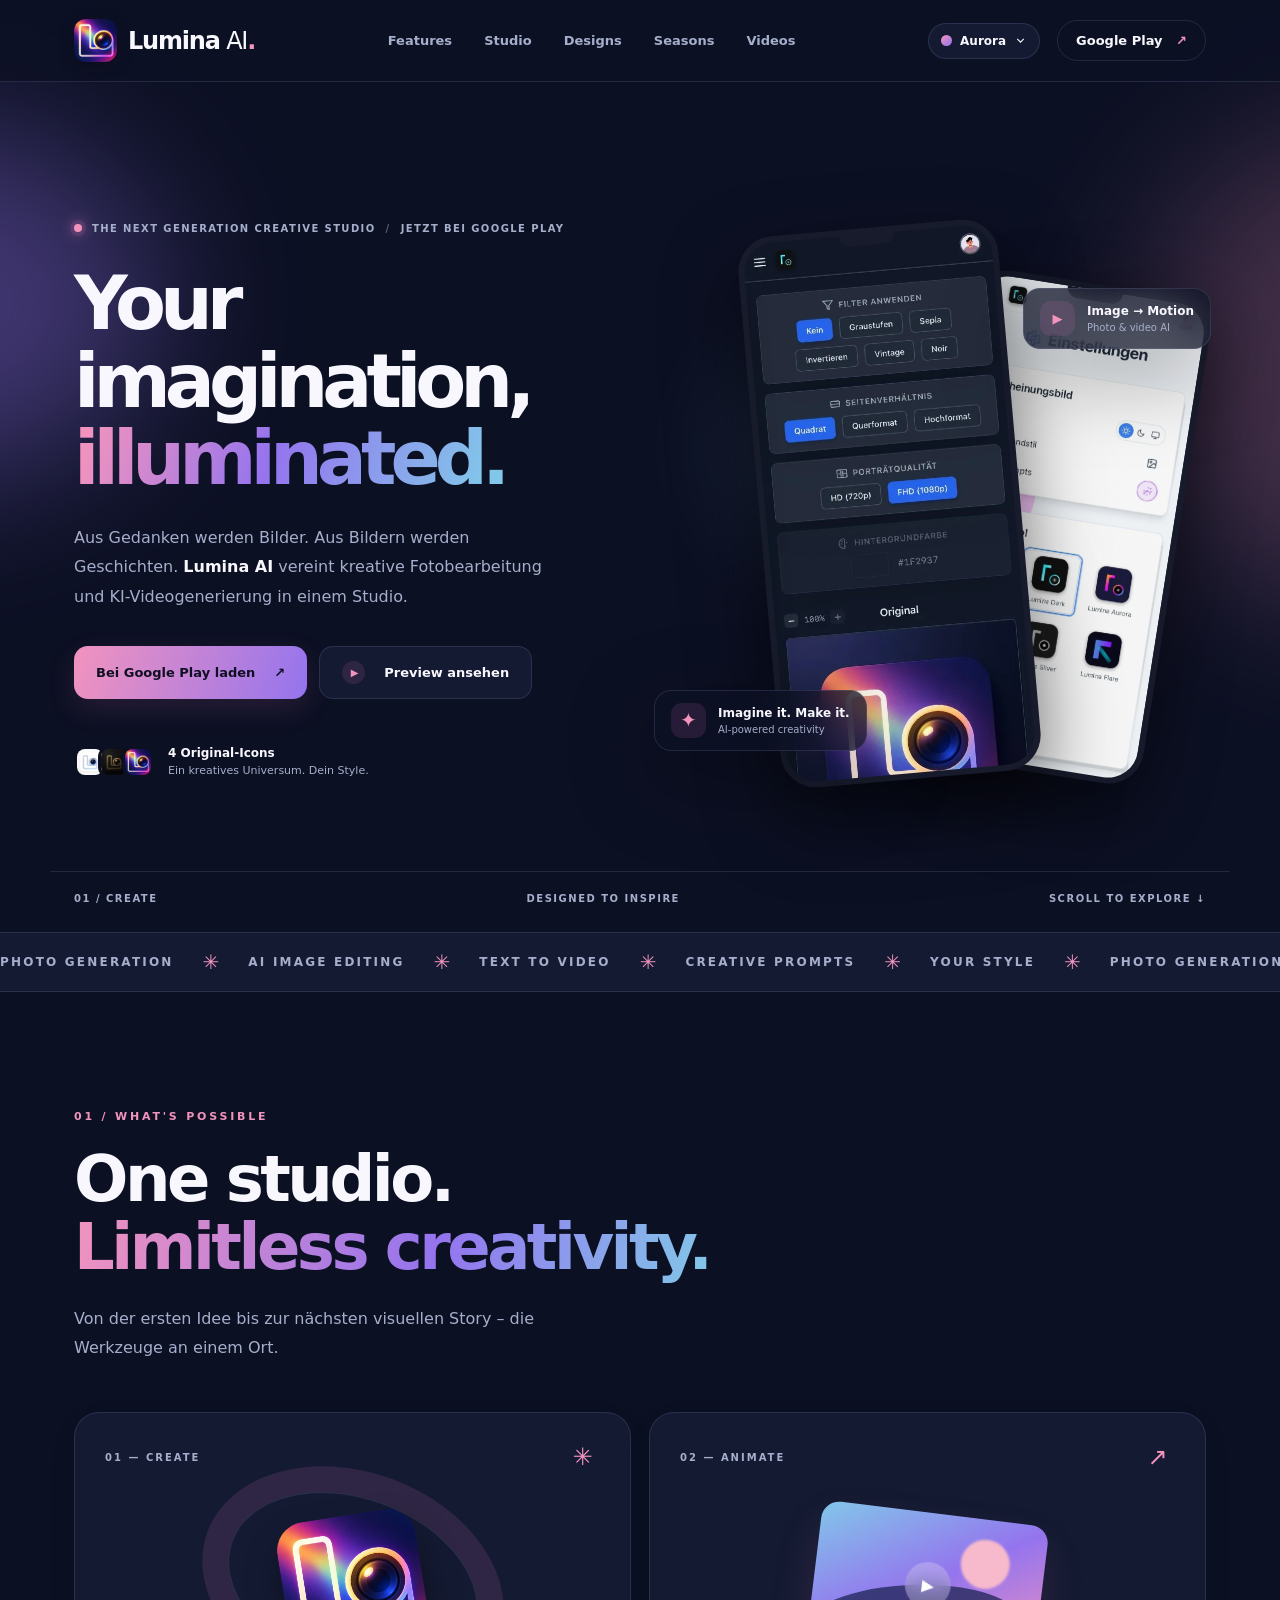
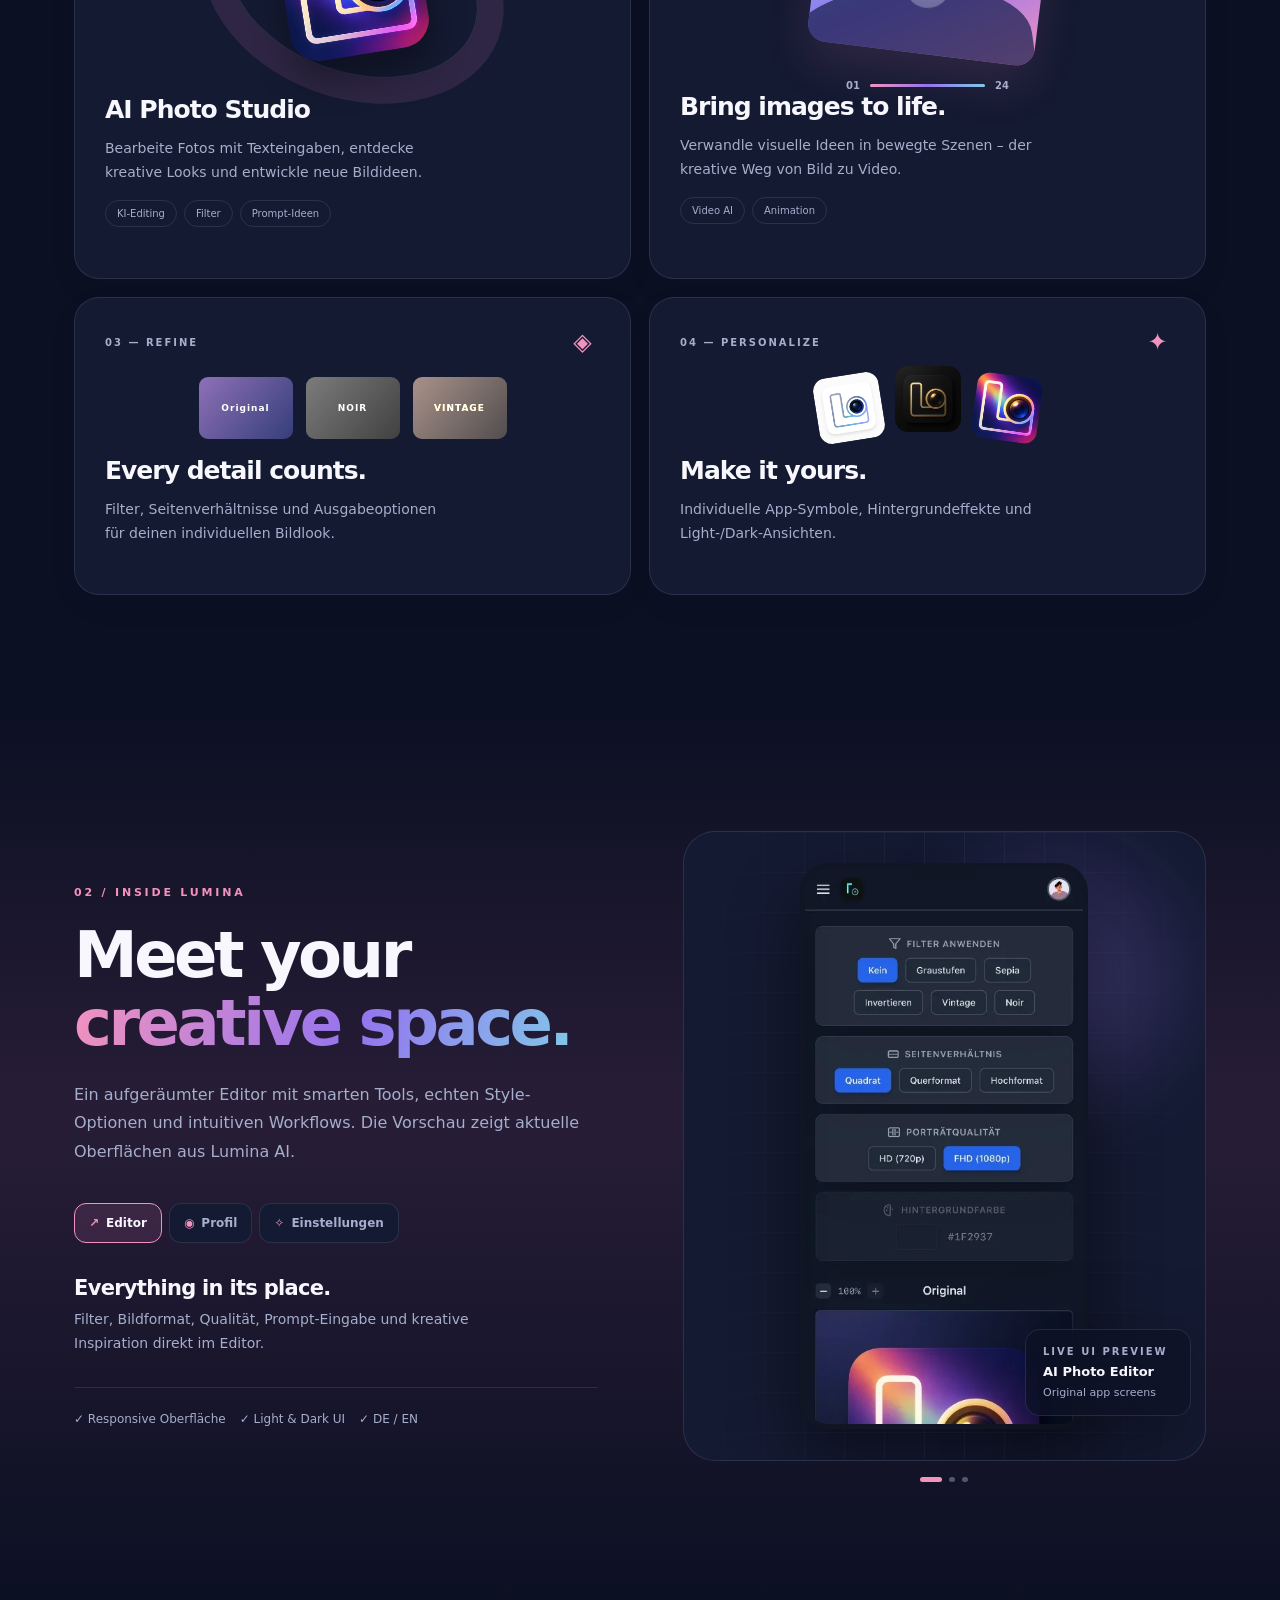
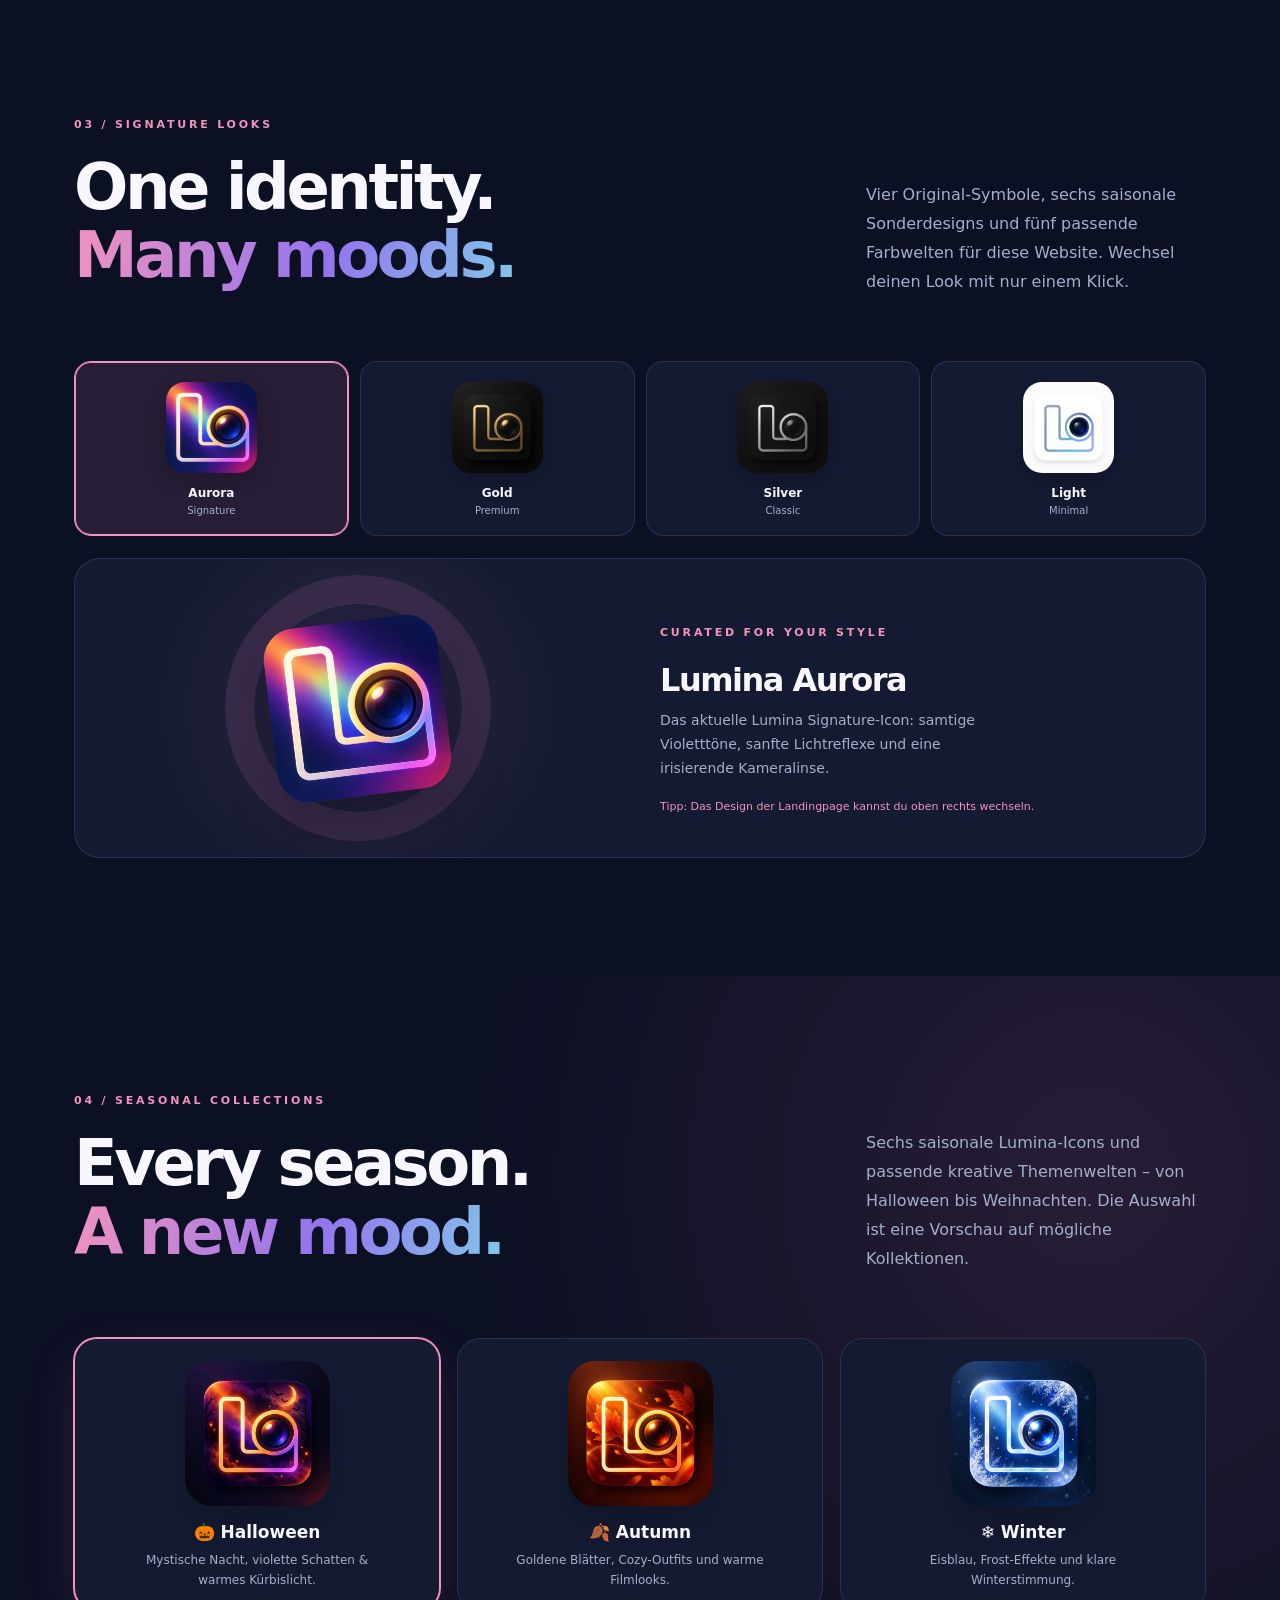
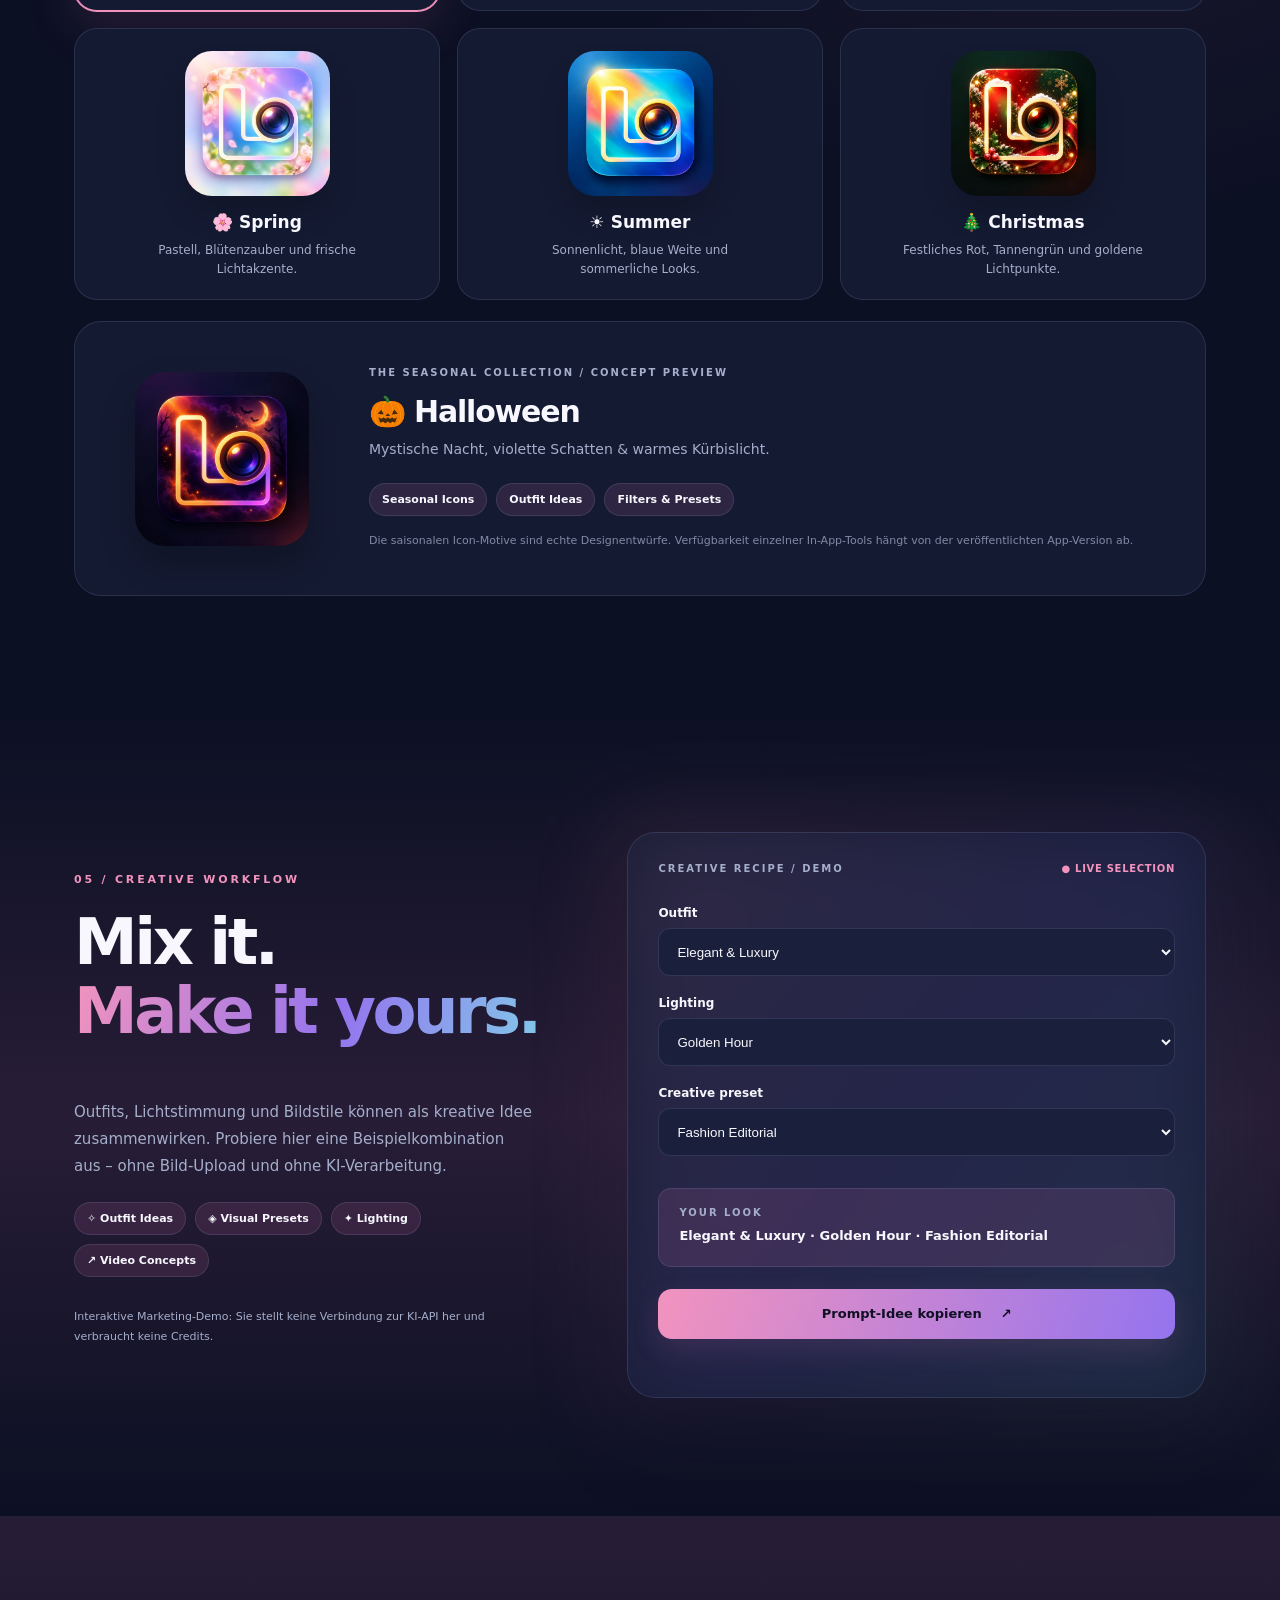
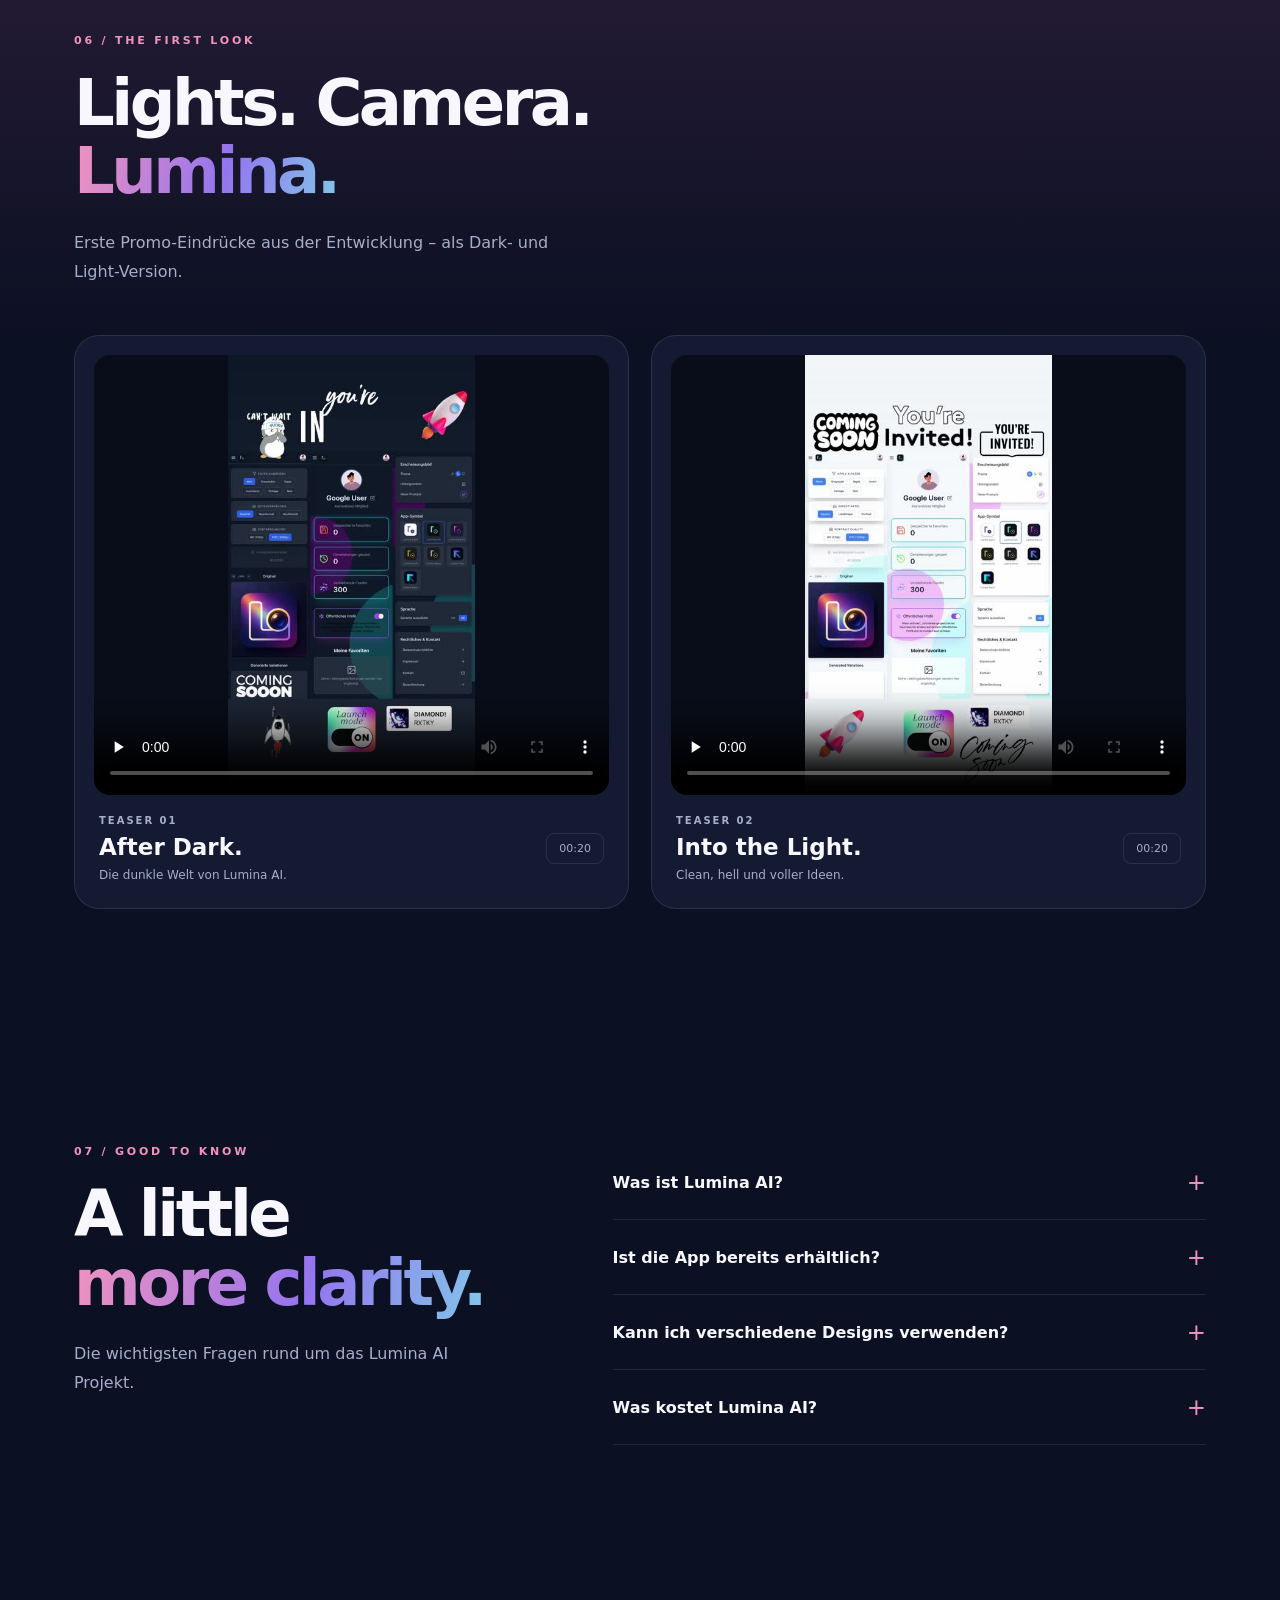
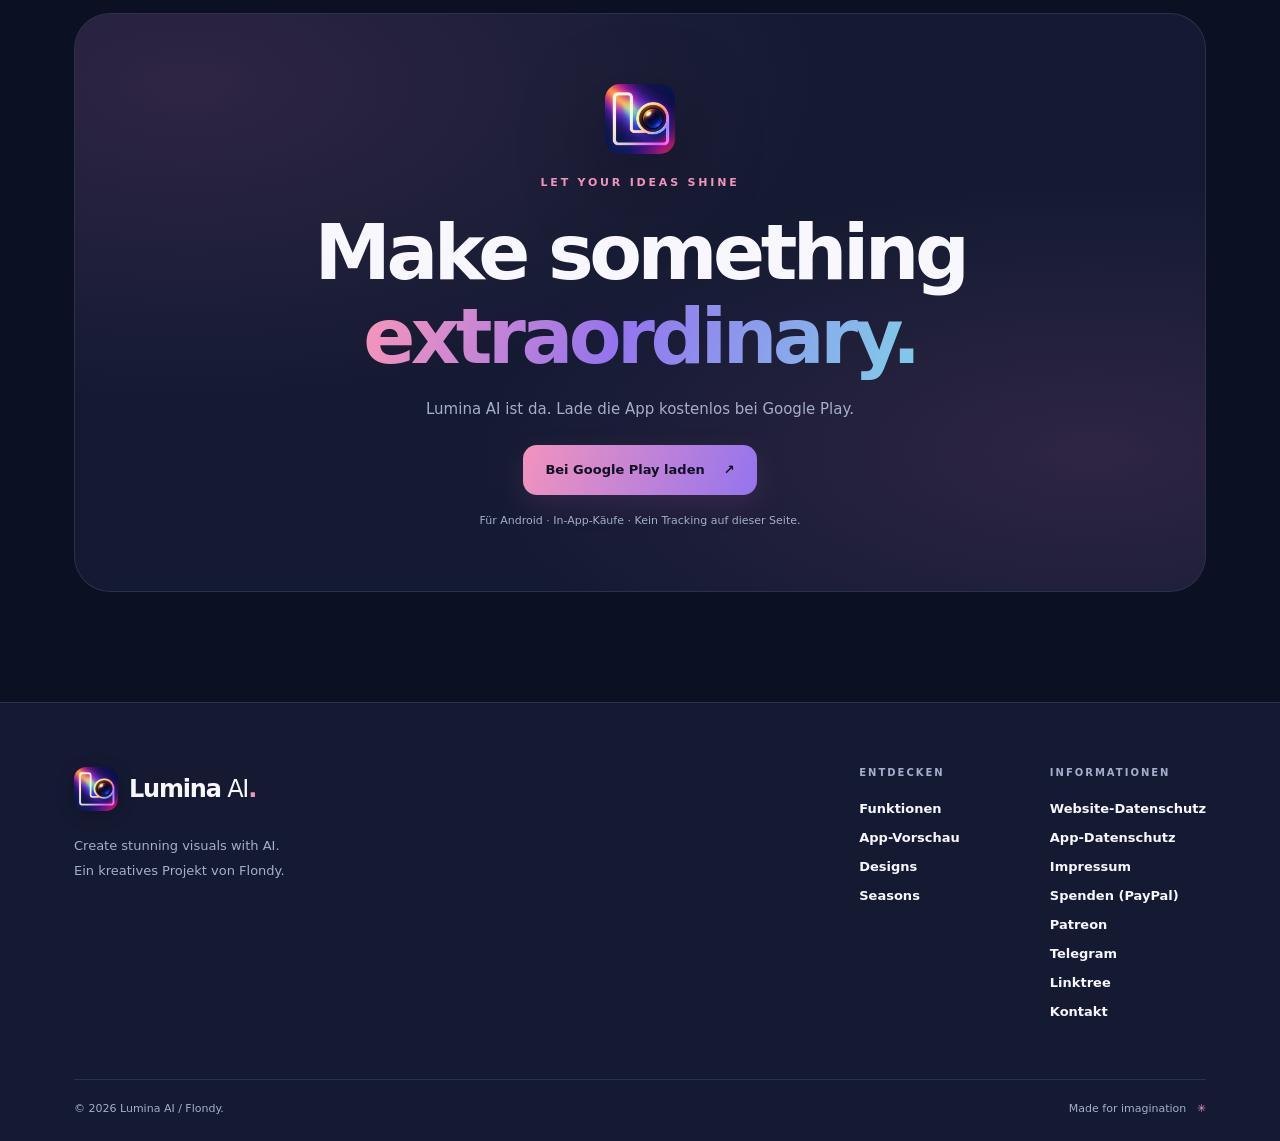
<file: index.html>
<!doctype html>
<html lang="de" data-theme="aurora">
<head>
  <meta charset="utf-8">
  <meta name="viewport" content="width=device-width,initial-scale=1,viewport-fit=cover">
  <meta name="theme-color" content="#0b1024">
  <meta name="description" content="Lumina AI – dein kreatives Studio für KI-Fotobearbeitung, Bildideen und Video-Generation. Entdecke die Vorschau, originale Lumina-Icons und saisonale Designs.">
  <meta property="og:type" content="website">
  <meta property="og:title" content="Lumina AI – Create beyond imagination">
  <meta property="og:description" content="Fotos verwandeln. Ideen in Bewegung bringen. Dein AI Creative Studio.">
  <meta property="og:image" content="assets/social-cover.webp">
  <meta name="color-scheme" content="dark light">
  <link rel="icon" type="image/png" href="assets/favicon.png">
  <link rel="stylesheet" href="styles.css">
  <script src="app.js" defer></script>
  <title>Lumina AI — Your imagination, illuminated.</title>
</head>
<body>
  <a class="skip-link" href="#main">Zum Inhalt springen</a>
  <div class="site-shell">
    <header class="site-header" id="top">
      <div class="nav-wrap container">
        <a class="brand" href="#top" aria-label="Lumina AI Startseite">
          <img src="assets/icon-aurora.webp" alt="" data-brand-icon width="43" height="43">
          <span>Lumina<span class="brand-suffix"> AI</span><span class="brand-point">.</span></span>
        </a>
        <nav class="desktop-nav" aria-label="Hauptnavigation">
          <a href="#features">Features</a>
          <a href="#studio">Studio</a>
          <a href="#styles">Designs</a><a href="#seasons">Seasons</a>
          <a href="#showcase">Videos</a>
        </nav>
        <div class="nav-actions">
          <div class="theme-picker" id="theme-picker">
            <button class="theme-trigger" type="button" id="theme-trigger" aria-haspopup="true" aria-expanded="false" aria-controls="theme-menu" title="Website-Design wechseln">
              <span class="theme-trigger-dot"></span><span class="theme-trigger-label">Aurora</span><svg viewBox="0 0 24 24" aria-hidden="true"><path d="m6 9 6 6 6-6"/></svg>
            </button>
            <div class="theme-menu" id="theme-menu" role="group" aria-label="Designwelten" hidden>
              <span class="small-label">CHOOSE YOUR VIBE</span>
              <button class="theme-option" data-set-theme="aurora"><i style="--swatch:#ff6d9d"></i><span>Aurora<small>Artistic & cinematic</small></span></button>
              <button class="theme-option" data-set-theme="neon"><i style="--swatch:#28e0fb"></i><span>Neon<small>Electric blue</small></span></button>
              <button class="theme-option" data-set-theme="clean"><i style="--swatch:#5d76fb"></i><span>Clean<small>Bright & minimal</small></span></button>
              <button class="theme-option" data-set-theme="gold"><i style="--swatch:#e5b960"></i><span>Gold<small>Elegant & premium</small></span></button>
              <button class="theme-option" data-set-theme="mono"><i style="--swatch:#b6c3da"></i><span>Silver<small>Timeless & clear</small></span></button>
            </div>
          </div>
          <a class="nav-contact" href="https://play.google.com/store/apps/details?id=dev.flondy.lumina" target="_blank" rel="noopener">Google Play <span aria-hidden="true">↗</span></a>
          <button class="mobile-menu-toggle" type="button" id="menu-toggle" aria-label="Menü öffnen" aria-expanded="false" aria-controls="mobile-nav"><span></span><span></span><span></span></button>
        </div>
      </div>
      <nav class="mobile-nav" id="mobile-nav" aria-label="Mobile Navigation" hidden>
        <a href="#features">Features</a><a href="#studio">Studio</a><a href="#styles">Designs</a><a href="#seasons">Seasons</a><a href="#showcase">Videos</a><a href="#faq">FAQ</a>
      </nav>
    </header>

    <main id="main">
      <section class="hero section-pad">
        <div class="hero-ambient ambient-one"></div><div class="hero-ambient ambient-two"></div>
        <div class="container hero-grid">
          <div class="hero-copy reveal">
            <div class="eyebrow"><span class="status-spark"></span> THE NEXT GENERATION CREATIVE STUDIO <span class="eyebrow-divider">/</span> JETZT BEI GOOGLE PLAY</div>
            <h1>Your imagination,<br><em>illuminated.</em></h1>
            <p class="hero-lead">Aus Gedanken werden Bilder. Aus Bildern werden Geschichten. <strong>Lumina AI</strong> vereint kreative Fotobearbeitung und KI-Videogenerierung in einem Studio.</p>
            <div class="hero-cta"><a class="btn btn-primary" href="https://play.google.com/store/apps/details?id=dev.flondy.lumina" target="_blank" rel="noopener">Bei Google Play laden <span aria-hidden="true">↗</span></a><a class="btn btn-ghost" href="#showcase"><span class="play-circle">▶</span> Preview ansehen</a></div>
            <div class="hero-details"><div class="avatar-icon-stack"><img src="assets/icon-light.webp" alt=""/><img src="assets/icon-gold.webp" alt=""/><img src="assets/icon-aurora.webp" alt=""/></div><p><strong>4 Original-Icons</strong><br><span>Ein kreatives Universum. Dein Style.</span></p></div>
          </div>
          <div class="hero-art reveal">
            <div class="orb orb-cyan"></div><div class="orb orb-pink"></div>
            <div class="hero-grid-lines" aria-hidden="true"></div>
            <div class="phone phone-back" aria-hidden="true"><div class="phone-top"><div class="phone-notch"></div></div><img src="assets/settings-light.webp" alt="" loading="eager"></div>
            <div class="phone phone-front"><div class="phone-top"><div class="phone-notch"></div></div><img src="assets/studio-dark.webp" alt="Lumina AI Foto-Editor in der dunklen Ansicht" loading="eager"></div>
            <div class="hero-floating-card float-output"><span class="float-card-icon">✦</span><span><strong>Imagine it. Make it.</strong><small>AI-powered creativity</small></span></div>
            <div class="hero-floating-card float-badge"><span class="float-card-icon play-graphic">▶</span><span><strong>Image → Motion</strong><small>Photo & video AI</small></span></div>
          </div>
        </div>
        <div class="container hero-bottom"><span>01 / CREATE</span><span>DESIGNED TO INSPIRE</span><a href="#features">SCROLL TO EXPLORE ↓</a></div>
      </section>

      <section class="marquee" aria-label="Lumina AI Funktionen"><div class="marquee-track" aria-hidden="true"><span>PHOTO GENERATION</span><b>✳</b><span>AI IMAGE EDITING</span><b>✳</b><span>TEXT TO VIDEO</span><b>✳</b><span>CREATIVE PROMPTS</span><b>✳</b><span>YOUR STYLE</span><b>✳</b><span>PHOTO GENERATION</span><b>✳</b><span>AI IMAGE EDITING</span><b>✳</b><span>TEXT TO VIDEO</span><b>✳</b><span>CREATIVE PROMPTS</span><b>✳</b><span>YOUR STYLE</span></div></section>

      <section class="features-section section-pad" id="features">
        <div class="container">
          <div class="section-heading reveal"><p class="kicker">01 / WHAT'S POSSIBLE</p><h2>One studio.<br><span class="gradient-text">Limitless creativity.</span></h2><p>Von der ersten Idee bis zur nächsten visuellen Story – die Werkzeuge an einem Ort.</p></div>
          <div class="feature-grid">
            <article class="feature-card feature-hero reveal"><div class="feature-card-top"><span class="feature-number">01 — CREATE</span><span class="feature-icon">✳</span></div><div class="feature-visual feature-visual-image"><img src="assets/icon-aurora.webp" alt="Lumina AI Aurora App-Icon" loading="lazy"/><span class="visual-orbit"></span></div><h3>AI Photo Studio</h3><p>Bearbeite Fotos mit Texteingaben, entdecke kreative Looks und entwickle neue Bildideen.</p><div class="feature-tags"><span>KI-Editing</span><span>Filter</span><span>Prompt-Ideen</span></div></article>
            <article class="feature-card feature-video reveal"><div class="feature-card-top"><span class="feature-number">02 — ANIMATE</span><span class="feature-icon">↗</span></div><div class="motion-visual"><div class="motion-screen"><span class="motion-sun"></span><span class="motion-hill"></span><span class="motion-play">▶</span></div><div class="motion-line"><span>01</span><i></i><span>24</span></div></div><h3>Bring images to life.</h3><p>Verwandle visuelle Ideen in bewegte Szenen – der kreative Weg von Bild zu Video.</p><div class="feature-tags"><span>Video AI</span><span>Animation</span></div></article>
            <article class="feature-card reveal"><div class="feature-card-top"><span class="feature-number">03 — REFINE</span><span class="feature-icon">◈</span></div><div class="feature-small-visual filter-samples"><span>Original</span><span>NOIR</span><span>VINTAGE</span></div><h3>Every detail counts.</h3><p>Filter, Seitenverhältnisse und Ausgabeoptionen für deinen individuellen Bildlook.</p></article>
            <article class="feature-card reveal"><div class="feature-card-top"><span class="feature-number">04 — PERSONALIZE</span><span class="feature-icon">✦</span></div><div class="feature-small-visual tiny-icons"><img src="assets/icon-light.webp" alt=""/><img src="assets/icon-gold.webp" alt=""/><img src="assets/icon-aurora.webp" alt=""/></div><h3>Make it yours.</h3><p>Individuelle App-Symbole, Hintergrundeffekte und Light-/Dark-Ansichten.</p></article>
          </div>
        </div>
      </section>

      <section class="studio-section section-pad" id="studio">
        <div class="container studio-grid">
          <div class="studio-copy reveal"><p class="kicker">02 / INSIDE LUMINA</p><h2>Meet your<br><span class="gradient-text">creative space.</span></h2><p>Ein aufgeräumter Editor mit smarten Tools, echten Style-Optionen und intuitiven Workflows. Die Vorschau zeigt aktuelle Oberflächen aus Lumina AI.</p>
            <div class="preview-switcher" role="group" aria-label="App-Bereich auswählen"><button class="preview-tab is-active" data-preview="studio" aria-pressed="true"><span>↗</span> Editor</button><button class="preview-tab" data-preview="profile" aria-pressed="false"><span>◉</span> Profil</button><button class="preview-tab" data-preview="settings" aria-pressed="false"><span>✧</span> Einstellungen</button></div>
            <div class="studio-descriptions"><div data-preview-description="studio"><h3>Everything in its place.</h3><p>Filter, Bildformat, Qualität, Prompt-Eingabe und kreative Inspiration direkt im Editor.</p></div><div data-preview-description="profile" hidden><h3>Make it personal.</h3><p>Ein Platz für dein Profil, Favoriten und deine Übersicht zu Generierungen und Credits.</p></div><div data-preview-description="settings" hidden><h3>Change the atmosphere.</h3><p>Wähle Hintergründe, Sprachen und App-Icons passend zu deinem Look.</p></div></div>
            <div class="studio-checks"><span>✓ Responsive Oberfläche</span><span>✓ Light & Dark UI</span><span>✓ DE / EN</span></div>
          </div>
          <div class="studio-visual reveal"><div class="studio-stage"><div class="stage-grid"></div><div class="studio-card-phone"><div class="stage-phone-bar"><span class="stage-camera"></span></div><img id="preview-image" src="assets/studio-dark.webp" alt="Vorschau des Lumina AI Editors" loading="lazy"></div><div class="studio-stage-floating"><div class="small-label">LIVE UI PREVIEW</div><strong id="preview-title">AI Photo Editor</strong><span>Original app screens</span></div></div><div class="stage-pagination"><span class="stage-dot is-active"></span><span class="stage-dot"></span><span class="stage-dot"></span></div></div>
        </div>
      </section>

      <section class="styles-section section-pad" id="styles"><div class="container"><div class="section-heading section-heading-split reveal"><div><p class="kicker">03 / SIGNATURE LOOKS</p><h2>One identity.<br><span class="gradient-text">Many moods.</span></h2></div><p>Vier Original-Symbole, sechs saisonale Sonderdesigns und fünf passende Farbwelten für diese Website. Wechsel deinen Look mit nur einem Klick.</p></div>
          <div class="icon-picker" role="group" aria-label="Original Lumina App-Symbole auswählen">
            <button type="button" class="icon-choice is-selected" data-icon="aurora" aria-pressed="true"><img src="assets/icon-aurora.webp" alt="Lumina Aurora Icon" loading="lazy"><span>Aurora</span><small>Signature</small></button>
            <button type="button" class="icon-choice " data-icon="gold" aria-pressed="false"><img src="assets/icon-gold.webp" alt="Lumina Gold Icon" loading="lazy"><span>Gold</span><small>Premium</small></button>
            <button type="button" class="icon-choice " data-icon="silver" aria-pressed="false"><img src="assets/icon-silver.webp" alt="Lumina Silver Icon" loading="lazy"><span>Silver</span><small>Classic</small></button>
            <button type="button" class="icon-choice " data-icon="light" aria-pressed="false"><img src="assets/icon-light.webp" alt="Lumina Light Icon" loading="lazy"><span>Light</span><small>Minimal</small></button>
          </div>
          <div class="style-spotlight reveal"><div class="spotlight-art"><div class="spotlight-halo"></div><img id="spotlight-icon" src="assets/icon-aurora.webp" alt="Ausgewähltes Lumina AI Icon"></div><div class="spotlight-description"><p class="kicker">CURATED FOR YOUR STYLE</p><h3 id="spotlight-name">Lumina Aurora</h3><p id="spotlight-copy">Lebendige Lichtreflexe, violette Tiefen und ein cineastischer Charakter.</p><span class="spotlight-hint">Tipp: Das Design der Landingpage kannst du oben rechts wechseln.</span></div></div>
        </div></section>

      <section class="seasonal-section section-pad" id="seasons">
        <div class="container">
          <div class="section-heading section-heading-split reveal"><div><p class="kicker">04 / SEASONAL COLLECTIONS</p><h2>Every season.<br><span class="gradient-text">A new mood.</span></h2></div><p>Sechs saisonale Lumina-Icons und passende kreative Themenwelten – von Halloween bis Weihnachten. Die Auswahl ist eine Vorschau auf mögliche Kollektionen.</p></div>
          <div class="season-grid" role="group" aria-label="Saisonales Lumina Icon auswählen">
            <button class="season-card is-selected" type="button" data-season="halloween" aria-pressed="true"><img src="assets/icon-season-halloween.webp" alt="Lumina Halloween Sonderedition" loading="lazy"><span class="season-title">🎃 Halloween</span><span class="season-sub">Mystische Nacht, violette Schatten &amp; warmes Kürbislicht.</span></button>
            <button class="season-card " type="button" data-season="autumn" aria-pressed="false"><img src="assets/icon-season-autumn.webp" alt="Lumina Autumn Sonderedition" loading="lazy"><span class="season-title">🍂 Autumn</span><span class="season-sub">Goldene Blätter, Cozy-Outfits und warme Filmlooks.</span></button>
            <button class="season-card " type="button" data-season="winter" aria-pressed="false"><img src="assets/icon-season-winter.webp" alt="Lumina Winter Sonderedition" loading="lazy"><span class="season-title">❄️ Winter</span><span class="season-sub">Eisblau, Frost-Effekte und klare Winterstimmung.</span></button>
            <button class="season-card " type="button" data-season="spring" aria-pressed="false"><img src="assets/icon-season-spring.webp" alt="Lumina Spring Sonderedition" loading="lazy"><span class="season-title">🌸 Spring</span><span class="season-sub">Pastell, Blütenzauber und frische Lichtakzente.</span></button>
            <button class="season-card " type="button" data-season="summer" aria-pressed="false"><img src="assets/icon-season-summer.webp" alt="Lumina Summer Sonderedition" loading="lazy"><span class="season-title">☀️ Summer</span><span class="season-sub">Sonnenlicht, blaue Weite und sommerliche Looks.</span></button>
            <button class="season-card " type="button" data-season="christmas" aria-pressed="false"><img src="assets/icon-season-christmas.webp" alt="Lumina Christmas Sonderedition" loading="lazy"><span class="season-title">🎄 Christmas</span><span class="season-sub">Festliches Rot, Tannengrün und goldene Lichtpunkte.</span></button>
          </div>
          <div class="season-detail reveal" aria-live="polite"><div class="season-detail-art"><img id="season-selected-img" src="assets/icon-season-halloween.webp" alt="Halloween Icon in groß"></div><div><span class="small-label">THE SEASONAL COLLECTION / CONCEPT PREVIEW</span><h3 id="season-selected-name">🎃 Halloween</h3><p id="season-selected-description">Mystische Nacht, violette Schatten & warmes Kürbislicht.</p><div class="season-tags"><span>Seasonal Icons</span><span>Outfit Ideas</span><span>Filters & Presets</span></div><p class="season-disclaimer">Die saisonalen Icon-Motive sind echte Designentwürfe. Verfügbarkeit einzelner In-App-Tools hängt von der veröffentlichten App-Version ab.</p></div></div>
        </div>
      </section>
      <section class="recipe-section section-pad" id="creative">
        <div class="container recipe-grid"><div class="recipe-copy reveal"><p class="kicker">05 / CREATIVE WORKFLOW</p><h2>Mix it.<br><span class="gradient-text">Make it yours.</span></h2><p>Outfits, Lichtstimmung und Bildstile können als kreative Idee zusammenwirken. Probiere hier eine Beispielkombination aus – ohne Bild-Upload und ohne KI-Verarbeitung.</p><div class="recipe-badges"><span>✧ Outfit Ideas</span><span>◈ Visual Presets</span><span>✦ Lighting</span><span>↗ Video Concepts</span></div><p class="recipe-disclaimer">Interaktive Marketing-Demo: Sie stellt keine Verbindung zur KI-API her und verbraucht keine Credits.</p></div><div class="recipe-panel reveal"><div class="recipe-panel-header"><span class="small-label">CREATIVE RECIPE / DEMO</span><span class="recipe-dot">● LIVE SELECTION</span></div><label for="recipe-outfit">Outfit</label><select id="recipe-outfit"><option value="elegant dark tailored outfit">Elegant & Luxury</option><option value="futuristic dark techwear jacket">Cyberpunk Techwear</option><option value="soft pastel spring outfit">Spring Blossom</option><option value="warm autumn knitwear">Autumn Cozy</option></select><label for="recipe-light">Lighting</label><select id="recipe-light"><option value="cinematic golden hour lighting">Golden Hour</option><option value="cyan and violet neon rim lighting">Neon Night</option><option value="soft professional studio light">Soft Studio</option><option value="crisp winter daylight">Winter Glow</option></select><label for="recipe-style">Creative preset</label><select id="recipe-style"><option value="premium editorial photography">Fashion Editorial</option><option value="filmic color grading and gentle film grain">Cinematic Film</option><option value="dreamlike fantasy illustration">Fantasy Dream</option><option value="warm analog 1990s film colors">Retro Vintage</option></select><div class="recipe-output"><span class="small-label">YOUR LOOK</span><p id="recipe-result">Elegant & Luxury · Golden Hour · Fashion Editorial</p></div><button type="button" class="btn btn-primary recipe-copy-btn" id="recipe-copy">Prompt-Idee kopieren <span>↗</span></button><p id="recipe-feedback" class="recipe-feedback" role="status" aria-live="polite"></p></div></div>
      </section>

      <section class="showcase-section section-pad" id="showcase"><div class="container"><div class="section-heading reveal"><p class="kicker">06 / THE FIRST LOOK</p><h2>Lights. Camera.<br><span class="gradient-text">Lumina.</span></h2><p>Erste Promo-Eindrücke aus der Entwicklung – als Dark- und Light-Version.</p></div>
        <div class="video-grid"><article class="video-card reveal"><div class="video-frame"><video controls playsinline preload="none" poster="assets/teaser-dark-poster.jpg" aria-label="Lumina AI Dark Promo-Video"><source src="assets/teaser-dark.mp4" type="video/mp4">Dein Browser unterstützt kein HTML5-Video.</video></div><div class="video-meta"><div><span class="small-label">TEASER 01</span><h3>After Dark.</h3><p>Die dunkle Welt von Lumina AI.</p></div><span class="video-length">00:20</span></div></article><article class="video-card reveal"><div class="video-frame"><video controls playsinline preload="none" poster="assets/teaser-light-poster.jpg" aria-label="Lumina AI Light Promo-Video"><source src="assets/teaser-light.mp4" type="video/mp4">Dein Browser unterstützt kein HTML5-Video.</video></div><div class="video-meta"><div><span class="small-label">TEASER 02</span><h3>Into the Light.</h3><p>Clean, hell und voller Ideen.</p></div><span class="video-length">00:20</span></div></article></div>
        </div></section>

      <section class="faq-section section-pad" id="faq"><div class="container faq-grid"><div class="reveal"><p class="kicker">07 / GOOD TO KNOW</p><h2>A little<br><span class="gradient-text">more clarity.</span></h2><p>Die wichtigsten Fragen rund um das Lumina AI Projekt.</p></div><div class="faq-items reveal"><details><summary>Was ist Lumina AI?<span>+</span></summary><p>Lumina AI ist ein kreatives App-Projekt für KI-gestützte Fotobearbeitung und Videoerstellung. Die gezeigten Screenshots stammen aus einer vorhandenen App-Vorschau.</p></details><details><summary>Ist die App bereits erhältlich?<span>+</span></summary><p>Ja. Lumina AI gibt es für Android <a href="https://play.google.com/store/apps/details?id=dev.flondy.lumina" target="_blank" rel="noopener">bei Google Play</a>.</p></details><details><summary>Kann ich verschiedene Designs verwenden?<span>+</span></summary><p>Ja. Die Original-Icons und sechs saisonale Entwürfe findest du im Designbereich. Für diese Website kannst du zusätzlich zwischen fünf Farbwelten wechseln. Welche Varianten in der installierten App erscheinen, hängt von der jeweiligen Version ab.</p></details><details><summary>Was kostet Lumina AI?<span>+</span></summary><p>Der Download ist kostenlos, und jeden Tag gibt es kostenlose Bilder. Credit-Pakete, Lumina Pro und Pro Lifetime sind als In-App-Käufe erhältlich; die aktuellen Preise zeigt Google Play.</p></details></div></div></section>

      <section class="final-cta-section"><div class="container"><div class="final-cta reveal"><div class="cta-sheen"></div><div class="cta-icon"><img src="assets/icon-aurora.webp" alt="" data-brand-icon></div><p class="kicker">LET YOUR IDEAS SHINE</p><h2>Make something<br><em>extraordinary.</em></h2><p>Lumina AI ist da. Lade die App kostenlos bei Google Play.</p><a class="btn btn-primary" href="https://play.google.com/store/apps/details?id=dev.flondy.lumina" target="_blank" rel="noopener">Bei Google Play laden <span aria-hidden="true">↗</span></a><small>Für Android · In-App-Käufe · Kein Tracking auf dieser Seite.</small></div></div></section>
    </main>

    <footer class="site-footer"><div class="container"><div class="footer-main"><div><a class="brand footer-brand" href="#top"><img src="assets/icon-aurora.webp" alt="" data-brand-icon width="44" height="44"><span>Lumina<span class="brand-suffix"> AI</span><span class="brand-point">.</span></span></a><p>Create stunning visuals with AI.<br>Ein kreatives Projekt von Flondy.</p></div><div class="footer-links"><div><strong>ENTDECKEN</strong><a href="#features">Funktionen</a><a href="#studio">App-Vorschau</a><a href="#styles">Designs</a><a href="#seasons">Seasons</a></div><div><strong>INFORMATIONEN</strong><a href="datenschutz.html">Website-Datenschutz</a><a href="app-datenschutz.html">App-Datenschutz</a><a href="https://flondy.github.io/app-store/impressum.html">Impressum</a><a href="https://www.paypal.com/paypalme/MSingle72" target="_blank" rel="noopener">Spenden (PayPal)</a><a href="https://www.patreon.com/cw/Flondy" target="_blank" rel="noopener">Patreon</a><a href="https://t.me/Flondy" target="_blank" rel="noopener">Telegram</a><a href="https://linktr.ee/flondy" target="_blank" rel="noopener">Linktree</a><a href="mailto:flondy.dev@gmail.com">Kontakt</a></div></div></div><div class="footer-bottom"><span>© <span id="current-year">2026</span> Lumina AI / Flondy.</span><span>Made for imagination <span class="footer-heart">✳</span></span></div></div></footer>
  </div>
</body>
</html>
</file>
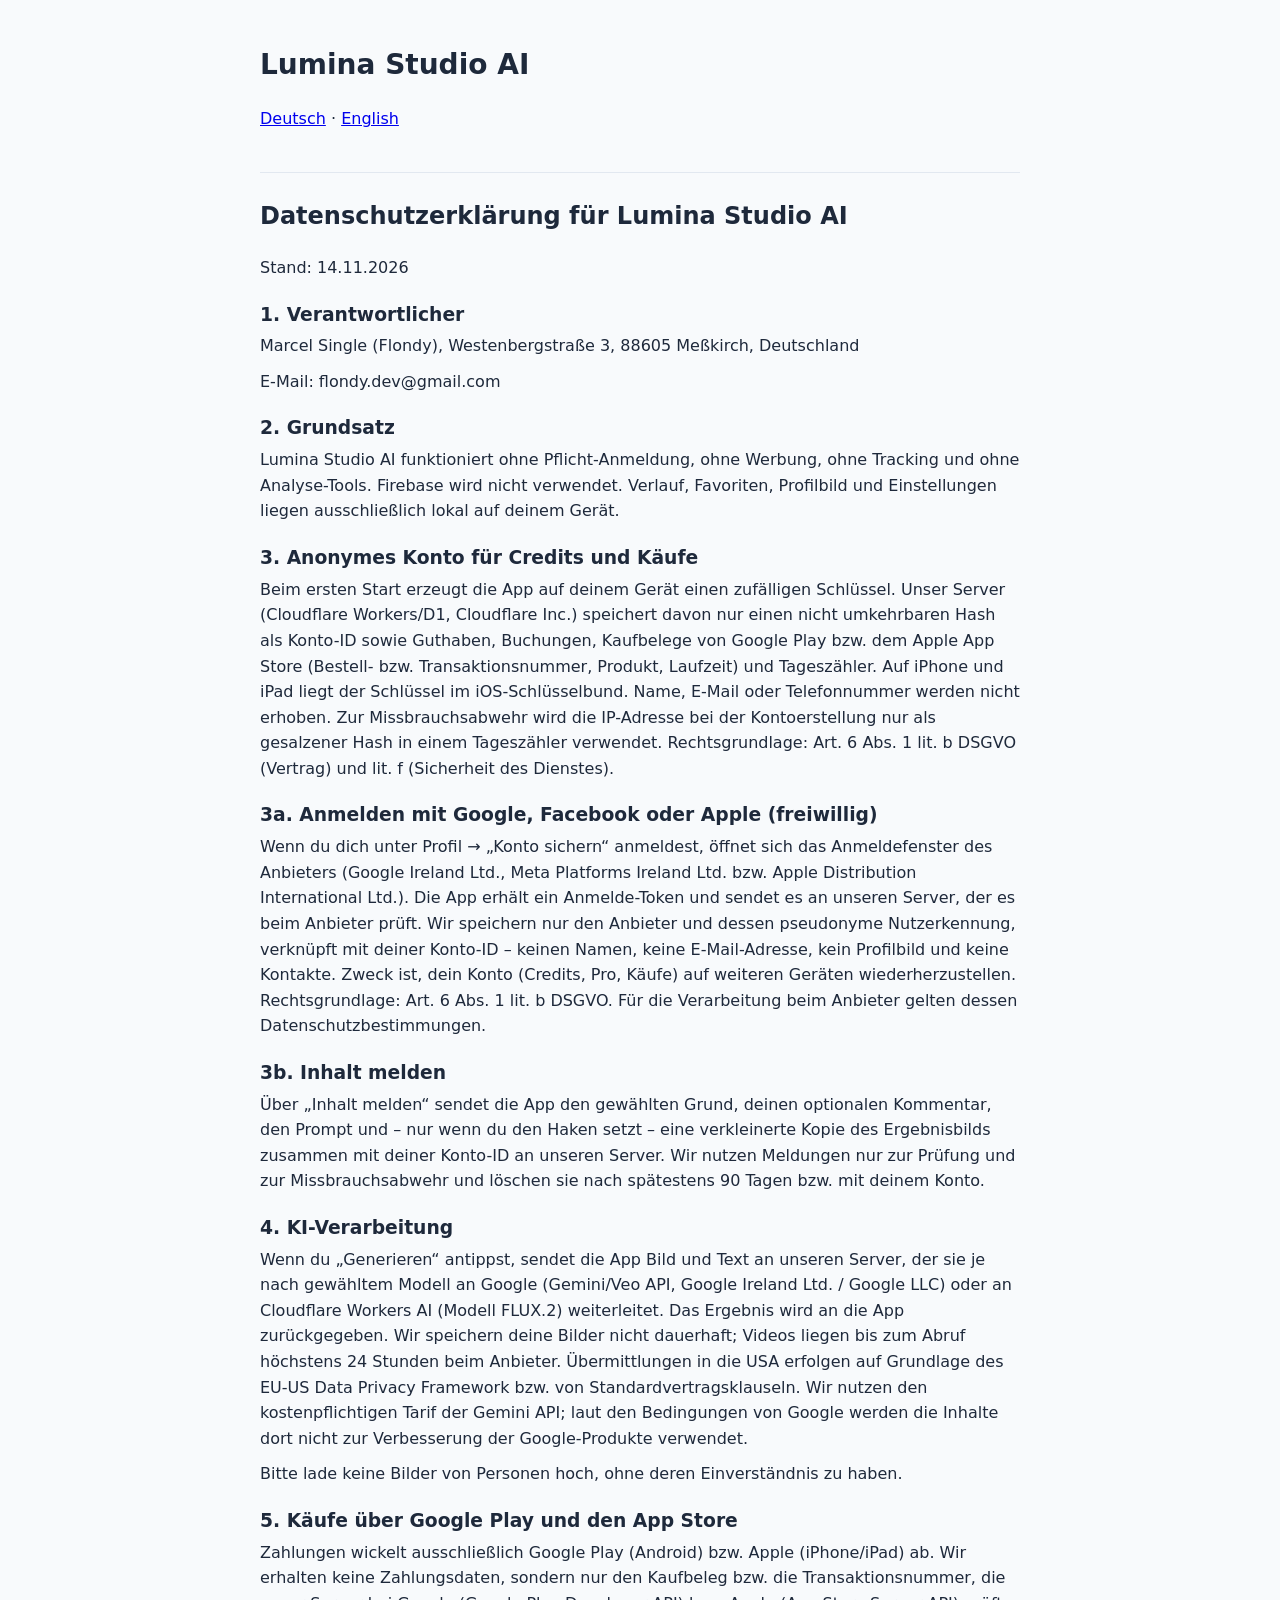
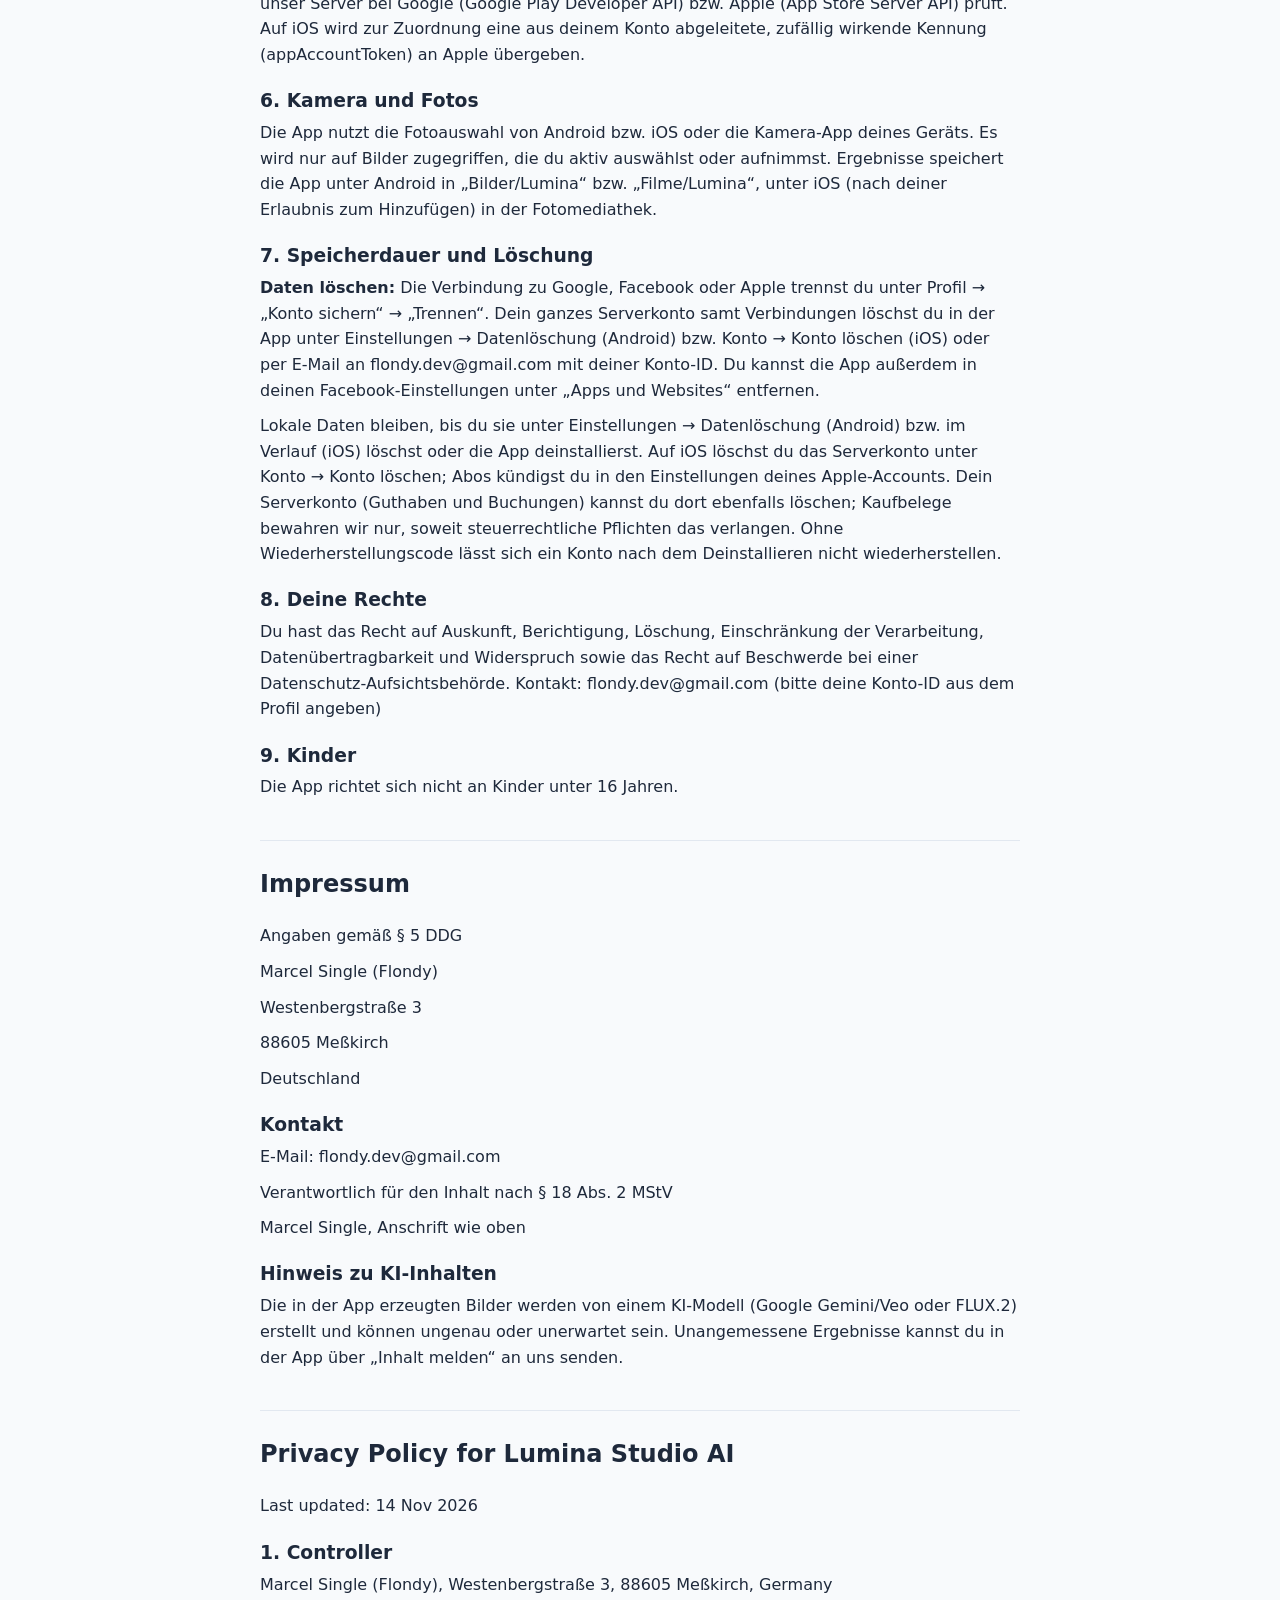
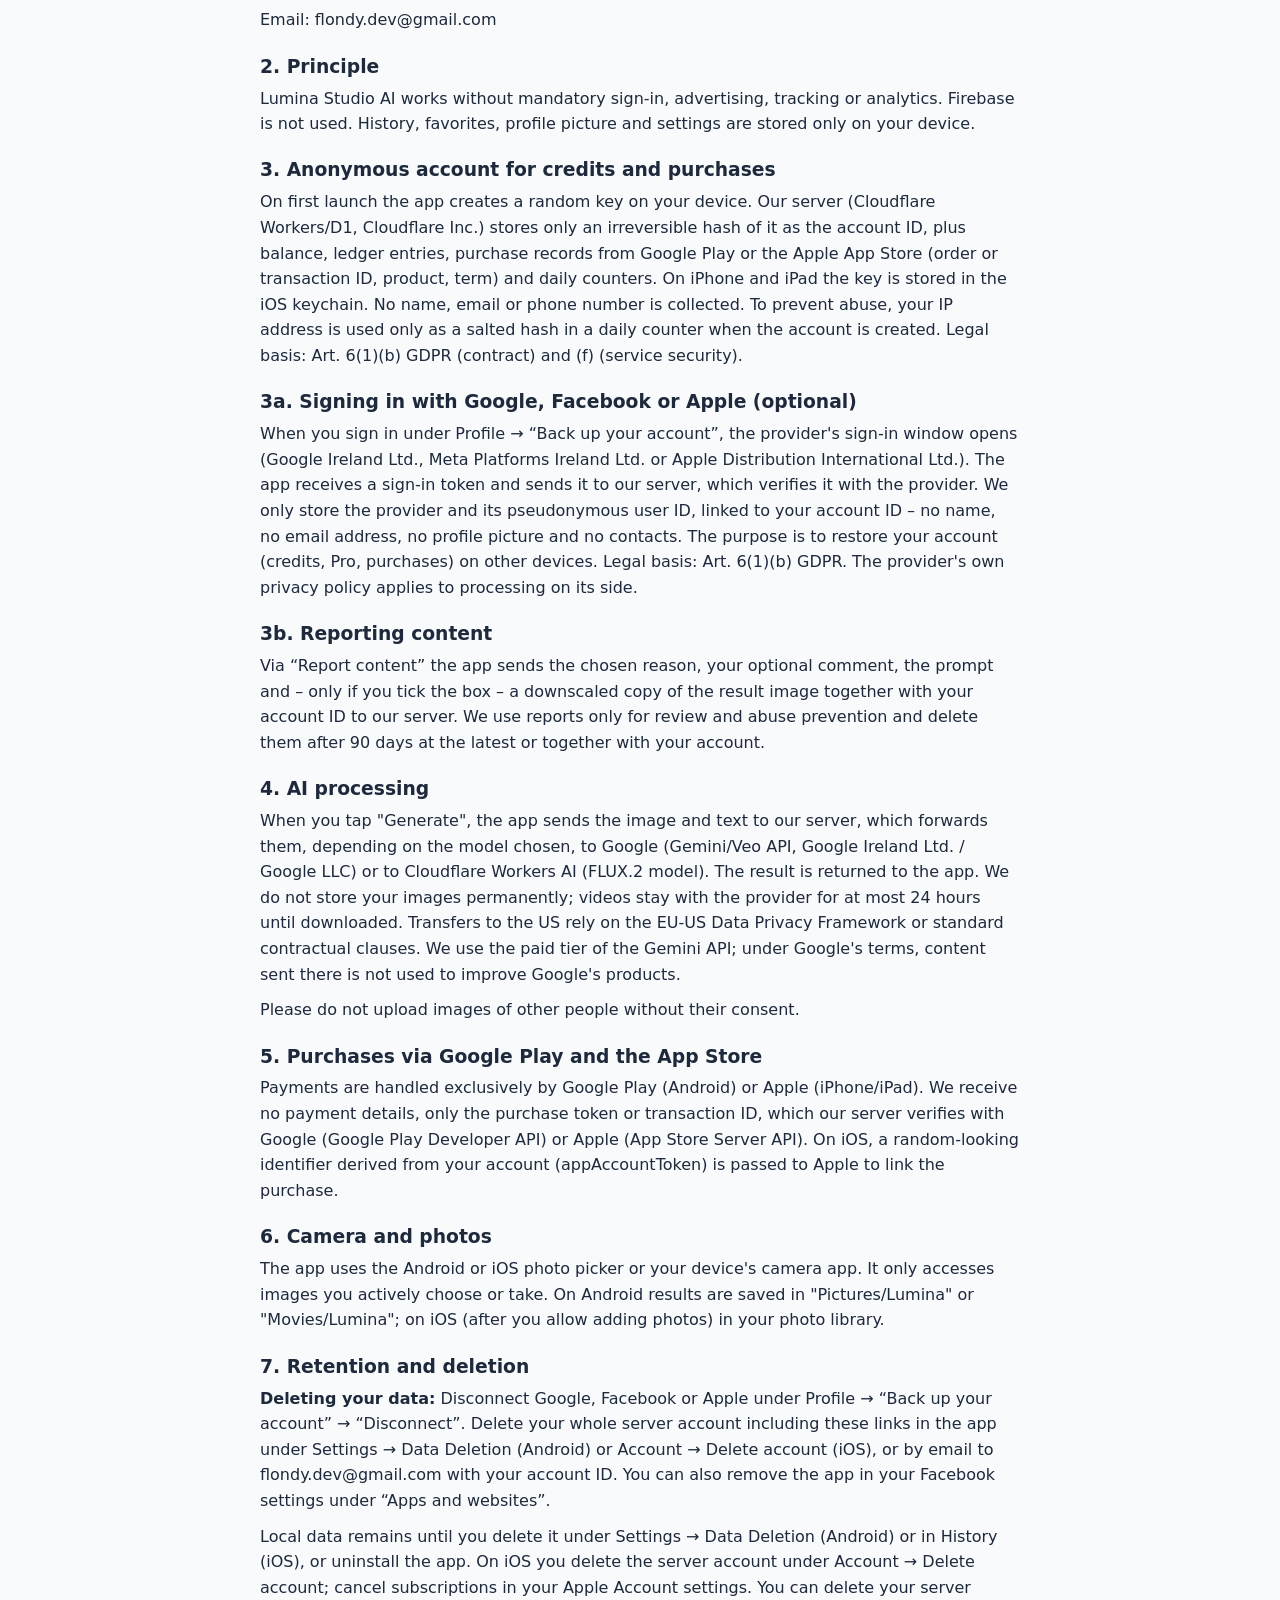
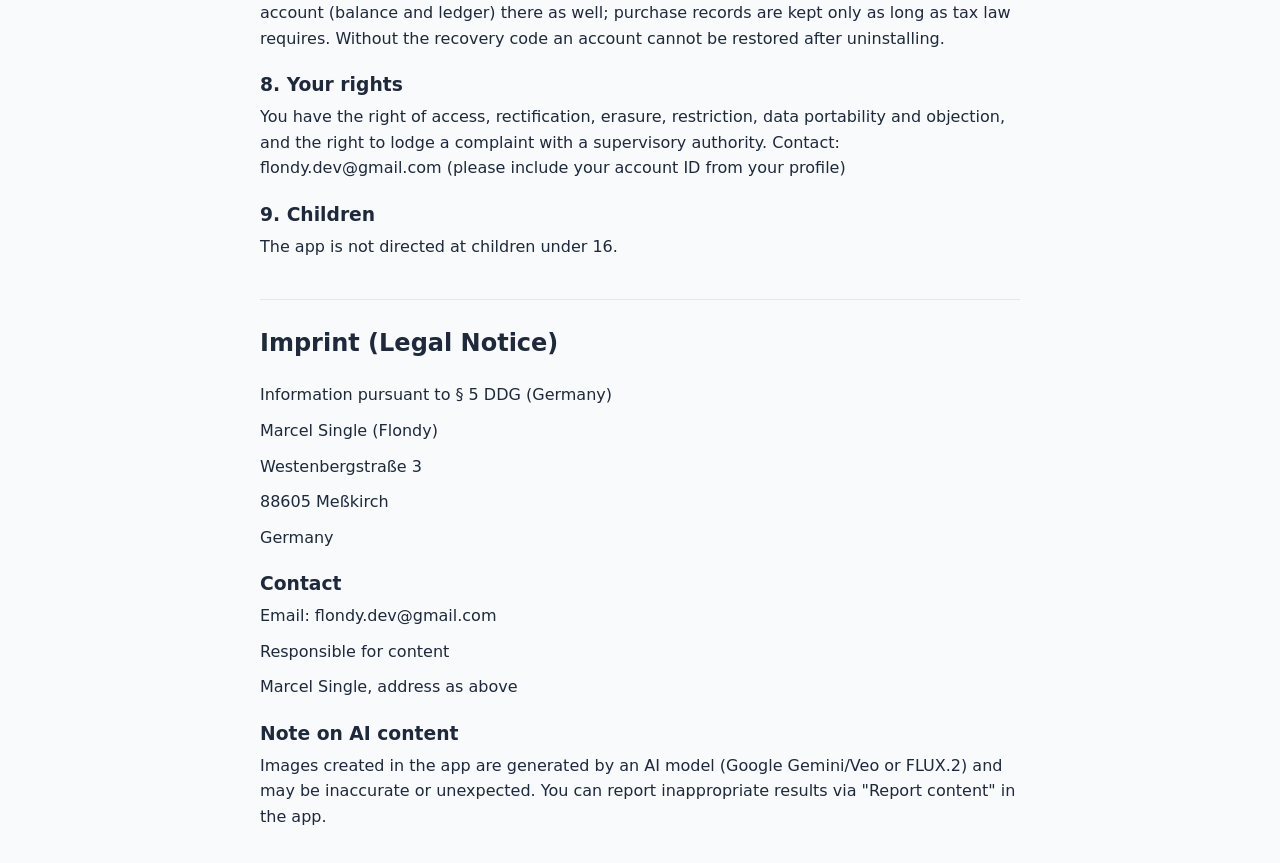
<file: app-datenschutz.html>
<!doctype html><html lang="de"><head><meta charset="utf-8"><meta name="viewport" content="width=device-width,initial-scale=1">
<title>Lumina Studio AI – Datenschutz / Privacy</title>
<style>body{font-family:system-ui,-apple-system,Segoe UI,Roboto,sans-serif;max-width:760px;margin:0 auto;padding:24px 16px;line-height:1.6;color:#1e293b;background:#f8fafc}h1{font-size:28px}h2{margin-top:40px;border-top:1px solid #e2e8f0;padding-top:24px}h3{margin-bottom:4px}p{margin:4px 0 10px}@media (prefers-color-scheme:dark){body{background:#111827;color:#e5e7eb}h2{border-color:#374151}}</style></head><body>
<h1>Lumina Studio AI</h1><p><a href="#de">Deutsch</a> · <a href="#en">English</a></p>
<section id="de"><h2>Datenschutzerklärung für Lumina Studio AI</h2><p>Stand: 14.11.2026</p><h3>1. Verantwortlicher</h3><p>Marcel Single (Flondy), Westenbergstraße 3, 88605 Meßkirch, Deutschland</p><p>E-Mail: flondy.dev@gmail.com</p><h3>2. Grundsatz</h3><p>Lumina Studio AI funktioniert ohne Pflicht-Anmeldung, ohne Werbung, ohne Tracking und ohne Analyse-Tools. Firebase wird nicht verwendet. Verlauf, Favoriten, Profilbild und Einstellungen liegen ausschließlich lokal auf deinem Gerät.</p><h3>3. Anonymes Konto für Credits und Käufe</h3><p>Beim ersten Start erzeugt die App auf deinem Gerät einen zufälligen Schlüssel. Unser Server (Cloudflare Workers/D1, Cloudflare Inc.) speichert davon nur einen nicht umkehrbaren Hash als Konto-ID sowie Guthaben, Buchungen, Kaufbelege von Google Play bzw. dem Apple App Store (Bestell- bzw. Transaktionsnummer, Produkt, Laufzeit) und Tageszähler. Auf iPhone und iPad liegt der Schlüssel im iOS-Schlüsselbund. Name, E-Mail oder Telefonnummer werden nicht erhoben. Zur Missbrauchsabwehr wird die IP-Adresse bei der Kontoerstellung nur als gesalzener Hash in einem Tageszähler verwendet. Rechtsgrundlage: Art. 6 Abs. 1 lit. b DSGVO (Vertrag) und lit. f (Sicherheit des Dienstes).</p><h3 id="anmelden">3a. Anmelden mit Google, Facebook oder Apple (freiwillig)</h3><p>Wenn du dich unter Profil → „Konto sichern“ anmeldest, öffnet sich das Anmeldefenster des Anbieters (Google Ireland Ltd., Meta Platforms Ireland Ltd. bzw. Apple Distribution International Ltd.). Die App erhält ein Anmelde-Token und sendet es an unseren Server, der es beim Anbieter prüft. Wir speichern nur den Anbieter und dessen pseudonyme Nutzerkennung, verknüpft mit deiner Konto-ID – keinen Namen, keine E-Mail-Adresse, kein Profilbild und keine Kontakte. Zweck ist, dein Konto (Credits, Pro, Käufe) auf weiteren Geräten wiederherzustellen. Rechtsgrundlage: Art. 6 Abs. 1 lit. b DSGVO. Für die Verarbeitung beim Anbieter gelten dessen Datenschutzbestimmungen.</p><h3>3b. Inhalt melden</h3><p>Über „Inhalt melden“ sendet die App den gewählten Grund, deinen optionalen Kommentar, den Prompt und – nur wenn du den Haken setzt – eine verkleinerte Kopie des Ergebnisbilds zusammen mit deiner Konto-ID an unseren Server. Wir nutzen Meldungen nur zur Prüfung und zur Missbrauchsabwehr und löschen sie nach spätestens 90 Tagen bzw. mit deinem Konto.</p><h3>4. KI-Verarbeitung</h3><p>Wenn du „Generieren“ antippst, sendet die App Bild und Text an unseren Server, der sie je nach gewähltem Modell an Google (Gemini/Veo API, Google Ireland Ltd. / Google LLC) oder an Cloudflare Workers AI (Modell FLUX.2) weiterleitet. Das Ergebnis wird an die App zurückgegeben. Wir speichern deine Bilder nicht dauerhaft; Videos liegen bis zum Abruf höchstens 24 Stunden beim Anbieter. Übermittlungen in die USA erfolgen auf Grundlage des EU-US Data Privacy Framework bzw. von Standardvertragsklauseln. Wir nutzen den kostenpflichtigen Tarif der Gemini API; laut den Bedingungen von Google werden die Inhalte dort nicht zur Verbesserung der Google-Produkte verwendet.</p><p>Bitte lade keine Bilder von Personen hoch, ohne deren Einverständnis zu haben.</p><h3>5. Käufe über Google Play und den App Store</h3><p>Zahlungen wickelt ausschließlich Google Play (Android) bzw. Apple (iPhone/iPad) ab. Wir erhalten keine Zahlungsdaten, sondern nur den Kaufbeleg bzw. die Transaktionsnummer, die unser Server bei Google (Google Play Developer API) bzw. Apple (App Store Server API) prüft. Auf iOS wird zur Zuordnung eine aus deinem Konto abgeleitete, zufällig wirkende Kennung (appAccountToken) an Apple übergeben.</p><h3>6. Kamera und Fotos</h3><p>Die App nutzt die Fotoauswahl von Android bzw. iOS oder die Kamera-App deines Geräts. Es wird nur auf Bilder zugegriffen, die du aktiv auswählst oder aufnimmst. Ergebnisse speichert die App unter Android in „Bilder/Lumina“ bzw. „Filme/Lumina“, unter iOS (nach deiner Erlaubnis zum Hinzufügen) in der Fotomediathek.</p><h3 id="loeschen">7. Speicherdauer und Löschung</h3><p><strong>Daten löschen:</strong> Die Verbindung zu Google, Facebook oder Apple trennst du unter Profil → „Konto sichern“ → „Trennen“. Dein ganzes Serverkonto samt Verbindungen löschst du in der App unter Einstellungen → Datenlöschung (Android) bzw. Konto → Konto löschen (iOS) oder per E-Mail an flondy.dev@gmail.com mit deiner Konto-ID. Du kannst die App außerdem in deinen Facebook-Einstellungen unter „Apps und Websites“ entfernen. </p><p>Lokale Daten bleiben, bis du sie unter Einstellungen → Datenlöschung (Android) bzw. im Verlauf (iOS) löschst oder die App deinstallierst. Auf iOS löschst du das Serverkonto unter Konto → Konto löschen; Abos kündigst du in den Einstellungen deines Apple-Accounts. Dein Serverkonto (Guthaben und Buchungen) kannst du dort ebenfalls löschen; Kaufbelege bewahren wir nur, soweit steuerrechtliche Pflichten das verlangen. Ohne Wiederherstellungscode lässt sich ein Konto nach dem Deinstallieren nicht wiederherstellen.</p><h3>8. Deine Rechte</h3><p>Du hast das Recht auf Auskunft, Berichtigung, Löschung, Einschränkung der Verarbeitung, Datenübertragbarkeit und Widerspruch sowie das Recht auf Beschwerde bei einer Datenschutz-Aufsichtsbehörde. Kontakt: flondy.dev@gmail.com (bitte deine Konto-ID aus dem Profil angeben)</p><h3>9. Kinder</h3><p>Die App richtet sich nicht an Kinder unter 16 Jahren.</p><h2>Impressum</h2><p>Angaben gemäß § 5 DDG</p><p>Marcel Single (Flondy)</p><p>Westenbergstraße 3</p><p>88605 Meßkirch</p><p>Deutschland</p><h3>Kontakt</h3><p>E-Mail: flondy.dev@gmail.com</p><p>Verantwortlich für den Inhalt nach § 18 Abs. 2 MStV</p><p>Marcel Single, Anschrift wie oben</p><h3>Hinweis zu KI-Inhalten</h3><p>Die in der App erzeugten Bilder werden von einem KI-Modell (Google Gemini/Veo oder FLUX.2) erstellt und können ungenau oder unerwartet sein. Unangemessene Ergebnisse kannst du in der App über „Inhalt melden“ an uns senden.</p></section>
<section id="en"><h2>Privacy Policy for Lumina Studio AI</h2><p>Last updated: 14 Nov 2026</p><h3>1. Controller</h3><p>Marcel Single (Flondy), Westenbergstraße 3, 88605 Meßkirch, Germany</p><p>Email: flondy.dev@gmail.com</p><h3>2. Principle</h3><p>Lumina Studio AI works without mandatory sign-in, advertising, tracking or analytics. Firebase is not used. History, favorites, profile picture and settings are stored only on your device.</p><h3>3. Anonymous account for credits and purchases</h3><p>On first launch the app creates a random key on your device. Our server (Cloudflare Workers/D1, Cloudflare Inc.) stores only an irreversible hash of it as the account ID, plus balance, ledger entries, purchase records from Google Play or the Apple App Store (order or transaction ID, product, term) and daily counters. On iPhone and iPad the key is stored in the iOS keychain. No name, email or phone number is collected. To prevent abuse, your IP address is used only as a salted hash in a daily counter when the account is created. Legal basis: Art. 6(1)(b) GDPR (contract) and (f) (service security).</p><h3 id="signin">3a. Signing in with Google, Facebook or Apple (optional)</h3><p>When you sign in under Profile → “Back up your account”, the provider's sign-in window opens (Google Ireland Ltd., Meta Platforms Ireland Ltd. or Apple Distribution International Ltd.). The app receives a sign-in token and sends it to our server, which verifies it with the provider. We only store the provider and its pseudonymous user ID, linked to your account ID – no name, no email address, no profile picture and no contacts. The purpose is to restore your account (credits, Pro, purchases) on other devices. Legal basis: Art. 6(1)(b) GDPR. The provider's own privacy policy applies to processing on its side.</p><h3>3b. Reporting content</h3><p>Via “Report content” the app sends the chosen reason, your optional comment, the prompt and – only if you tick the box – a downscaled copy of the result image together with your account ID to our server. We use reports only for review and abuse prevention and delete them after 90 days at the latest or together with your account.</p><h3>4. AI processing</h3><p>When you tap &quot;Generate&quot;, the app sends the image and text to our server, which forwards them, depending on the model chosen, to Google (Gemini/Veo API, Google Ireland Ltd. / Google LLC) or to Cloudflare Workers AI (FLUX.2 model). The result is returned to the app. We do not store your images permanently; videos stay with the provider for at most 24 hours until downloaded. Transfers to the US rely on the EU-US Data Privacy Framework or standard contractual clauses. We use the paid tier of the Gemini API; under Google's terms, content sent there is not used to improve Google's products.</p><p>Please do not upload images of other people without their consent.</p><h3>5. Purchases via Google Play and the App Store</h3><p>Payments are handled exclusively by Google Play (Android) or Apple (iPhone/iPad). We receive no payment details, only the purchase token or transaction ID, which our server verifies with Google (Google Play Developer API) or Apple (App Store Server API). On iOS, a random-looking identifier derived from your account (appAccountToken) is passed to Apple to link the purchase.</p><h3>6. Camera and photos</h3><p>The app uses the Android or iOS photo picker or your device&#x27;s camera app. It only accesses images you actively choose or take. On Android results are saved in &quot;Pictures/Lumina&quot; or &quot;Movies/Lumina&quot;; on iOS (after you allow adding photos) in your photo library.</p><h3 id="deletion">7. Retention and deletion</h3><p><strong>Deleting your data:</strong> Disconnect Google, Facebook or Apple under Profile → “Back up your account” → “Disconnect”. Delete your whole server account including these links in the app under Settings → Data Deletion (Android) or Account → Delete account (iOS), or by email to flondy.dev@gmail.com with your account ID. You can also remove the app in your Facebook settings under “Apps and websites”. </p><p>Local data remains until you delete it under Settings → Data Deletion (Android) or in History (iOS), or uninstall the app. On iOS you delete the server account under Account → Delete account; cancel subscriptions in your Apple Account settings. You can delete your server account (balance and ledger) there as well; purchase records are kept only as long as tax law requires. Without the recovery code an account cannot be restored after uninstalling.</p><h3>8. Your rights</h3><p>You have the right of access, rectification, erasure, restriction, data portability and objection, and the right to lodge a complaint with a supervisory authority. Contact: flondy.dev@gmail.com (please include your account ID from your profile)</p><h3>9. Children</h3><p>The app is not directed at children under 16.</p><h2>Imprint (Legal Notice)</h2><p>Information pursuant to § 5 DDG (Germany)</p><p>Marcel Single (Flondy)</p><p>Westenbergstraße 3</p><p>88605 Meßkirch</p><p>Germany</p><h3>Contact</h3><p>Email: flondy.dev@gmail.com</p><p>Responsible for content</p><p>Marcel Single, address as above</p><h3>Note on AI content</h3><p>Images created in the app are generated by an AI model (Google Gemini/Veo or FLUX.2) and may be inaccurate or unexpected. You can report inappropriate results via &quot;Report content&quot; in the app.</p></section>
</body></html>
</file>
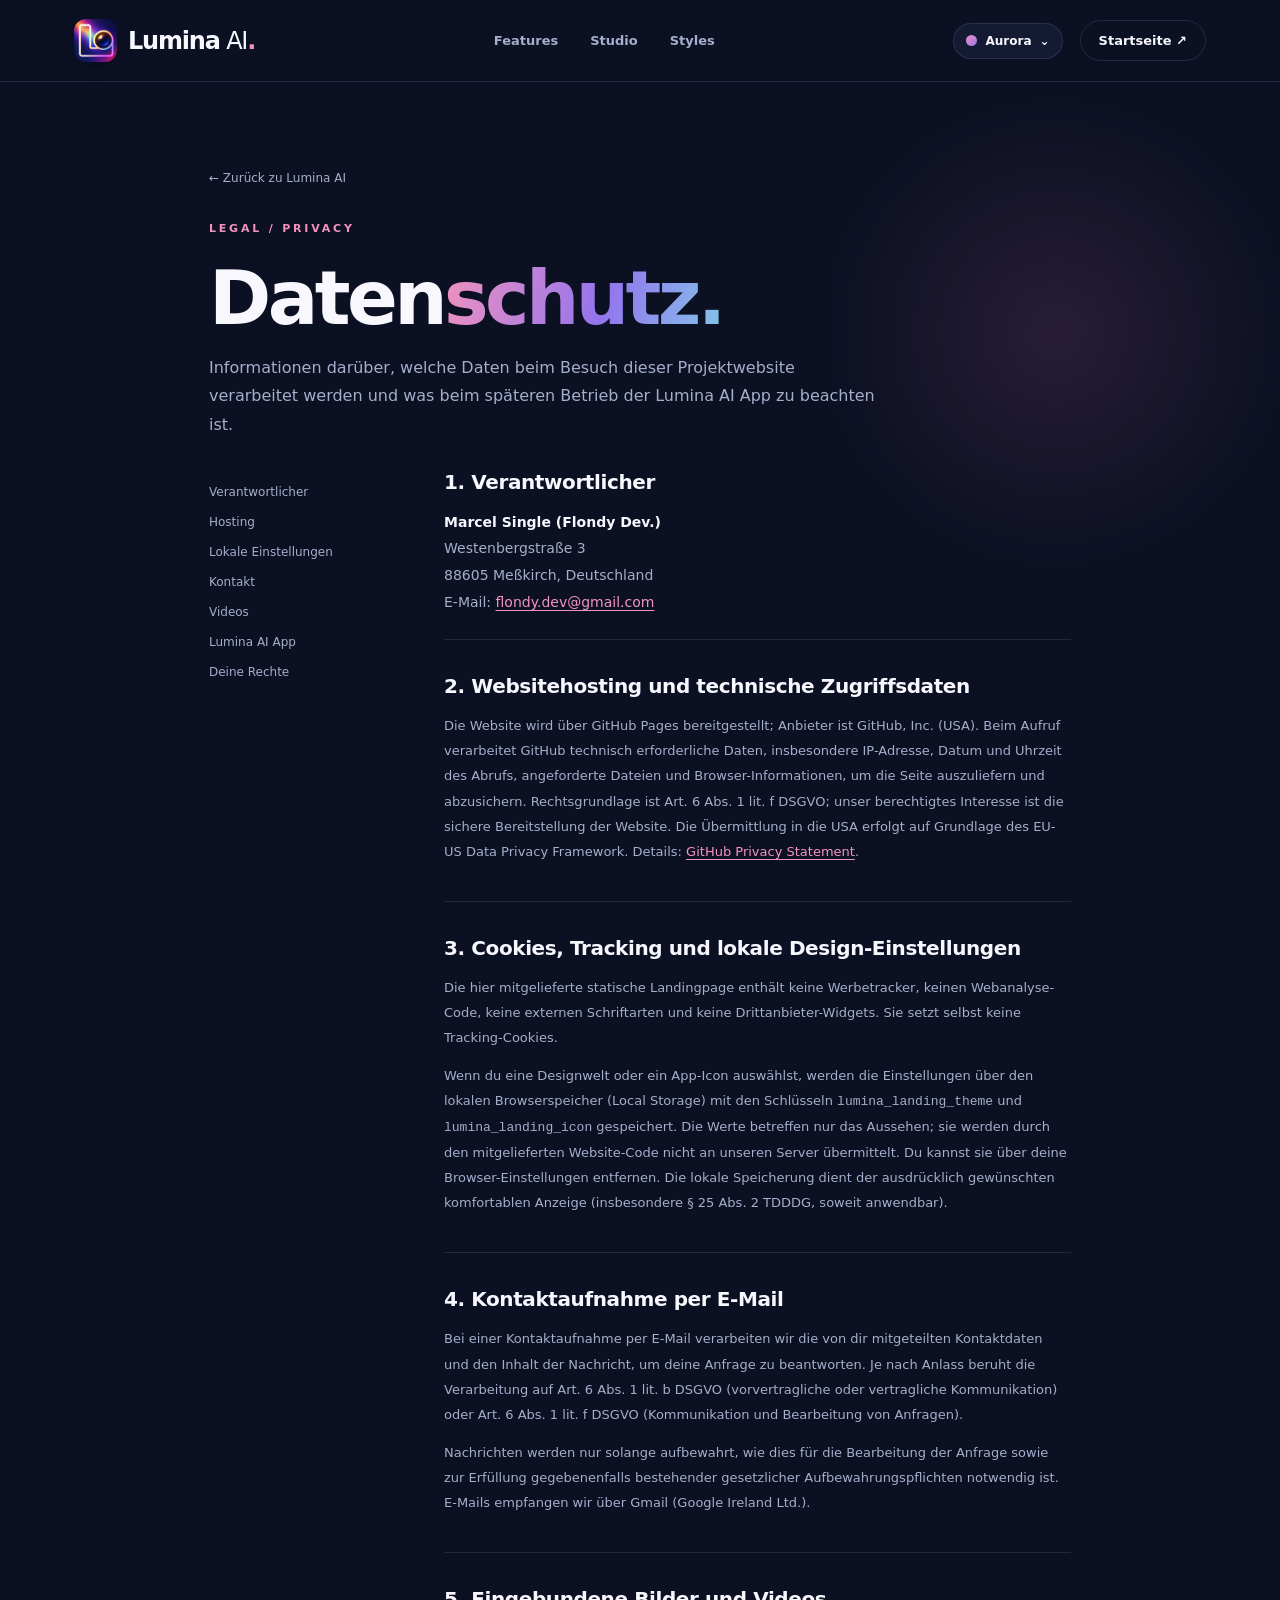
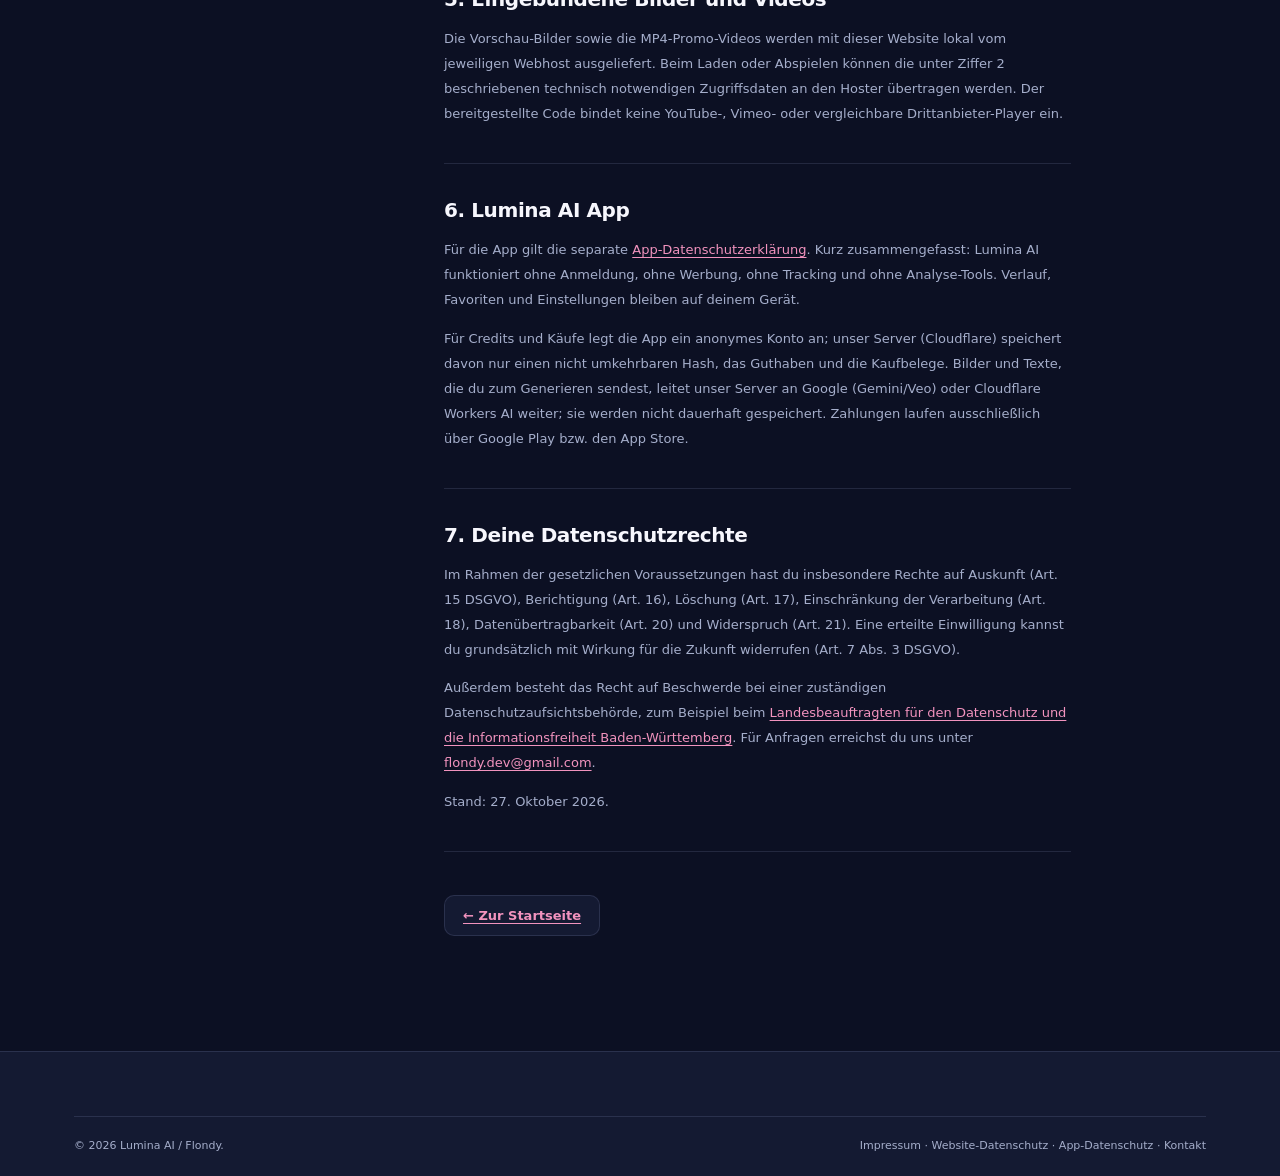
<file: datenschutz.html>
<!doctype html>
<html lang="de" data-theme="aurora">
<head><meta charset="utf-8"><meta name="viewport" content="width=device-width,initial-scale=1"><meta name="theme-color" content="#0b1024"><meta name="robots" content="index,follow"><meta name="description" content="Datenschutzerklärung der Lumina AI Projektwebsite – Informationen zur Verarbeitung personenbezogener Daten."><link rel="icon" type="image/png" href="assets/favicon.png"><link rel="stylesheet" href="styles.css"><script src="app.js" defer></script><title>Datenschutzerklärung – Lumina AI</title></head>
<body>
<a class="skip-link" href="#main">Zum Inhalt springen</a>
<header class="site-header"><div class="nav-wrap container"><a class="brand" href="index.html"><img src="assets/icon-aurora.webp" alt="" data-brand-icon width="43" height="43"><span>Lumina<span class="brand-suffix"> AI</span><span class="brand-point">.</span></span></a><nav class="desktop-nav" aria-label="Navigation"><a href="index.html#features">Features</a><a href="index.html#studio">Studio</a><a href="index.html#styles">Styles</a></nav><div class="nav-actions"><div class="theme-picker" id="theme-picker"><button class="theme-trigger" id="theme-trigger" aria-haspopup="true" aria-controls="theme-menu" aria-expanded="false"><span class="theme-trigger-dot"></span><span class="theme-trigger-label">Aurora</span>⌄</button><div class="theme-menu" id="theme-menu" hidden><span class="small-label">CHOOSE YOUR VIBE</span><button class="theme-option" data-set-theme="aurora"><i style="--swatch:#ff6d9d"></i><span>Aurora</span></button><button class="theme-option" data-set-theme="neon"><i style="--swatch:#28e0fb"></i><span>Neon</span></button><button class="theme-option" data-set-theme="clean"><i style="--swatch:#5d76fb"></i><span>Clean</span></button><button class="theme-option" data-set-theme="gold"><i style="--swatch:#e5b960"></i><span>Gold</span></button><button class="theme-option" data-set-theme="mono"><i style="--swatch:#b6c3da"></i><span>Silver</span></button></div></div><a class="nav-contact" href="index.html">Startseite ↗</a></div></div></header>
<main class="legal-main" id="main"><div class="container legal-container"><a class="legal-crumb" href="index.html">← Zurück zu Lumina AI</a><p class="kicker">LEGAL / PRIVACY</p><h1 class="legal-title">Daten<span class="gradient-text">schutz.</span></h1><p class="legal-subtitle">Informationen darüber, welche Daten beim Besuch dieser Projektwebsite verarbeitet werden und was beim späteren Betrieb der Lumina AI App zu beachten ist.</p>
<div class="legal-layout"><nav class="legal-toc" aria-label="Inhaltsverzeichnis"><a href="#verantwortlich">Verantwortlicher</a><a href="#hosting">Hosting</a><a href="#lokal">Lokale Einstellungen</a><a href="#kontakt">Kontakt</a><a href="#videos">Videos</a><a href="#app">Lumina AI App</a><a href="#rechte">Deine Rechte</a></nav><div class="legal-content">
<section id="verantwortlich"><h2>1. Verantwortlicher</h2><address><strong>Marcel Single (Flondy Dev.)</strong><br>Westenbergstraße 3<br>88605 Meßkirch, Deutschland<br>E-Mail: <a href="mailto:flondy.dev@gmail.com">flondy.dev@gmail.com</a></address></section>
<section id="hosting"><h2>2. Websitehosting und technische Zugriffsdaten</h2><p>Die Website wird über GitHub Pages bereitgestellt; Anbieter ist GitHub, Inc. (USA). Beim Aufruf verarbeitet GitHub technisch erforderliche Daten, insbesondere IP-Adresse, Datum und Uhrzeit des Abrufs, angeforderte Dateien und Browser-Informationen, um die Seite auszuliefern und abzusichern. Rechtsgrundlage ist Art. 6 Abs. 1 lit. f DSGVO; unser berechtigtes Interesse ist die sichere Bereitstellung der Website. Die Übermittlung in die USA erfolgt auf Grundlage des EU-US Data Privacy Framework. Details: <a href="https://docs.github.com/en/site-policy/privacy-policies/github-general-privacy-statement" target="_blank" rel="noopener noreferrer">GitHub Privacy Statement</a>.</p></section>
<section id="lokal"><h2>3. Cookies, Tracking und lokale Design-Einstellungen</h2><p>Die hier mitgelieferte statische Landingpage enthält keine Werbetracker, keinen Webanalyse-Code, keine externen Schriftarten und keine Drittanbieter-Widgets. Sie setzt selbst keine Tracking-Cookies.</p><p>Wenn du eine Designwelt oder ein App-Icon auswählst, werden die Einstellungen über den lokalen Browserspeicher (Local Storage) mit den Schlüsseln <code>lumina_landing_theme</code> und <code>lumina_landing_icon</code> gespeichert. Die Werte betreffen nur das Aussehen; sie werden durch den mitgelieferten Website-Code nicht an unseren Server übermittelt. Du kannst sie über deine Browser-Einstellungen entfernen. Die lokale Speicherung dient der ausdrücklich gewünschten komfortablen Anzeige (insbesondere § 25 Abs. 2 TDDDG, soweit anwendbar).</p></section>
<section id="kontakt"><h2>4. Kontaktaufnahme per E-Mail</h2><p>Bei einer Kontaktaufnahme per E-Mail verarbeiten wir die von dir mitgeteilten Kontaktdaten und den Inhalt der Nachricht, um deine Anfrage zu beantworten. Je nach Anlass beruht die Verarbeitung auf Art. 6 Abs. 1 lit. b DSGVO (vorvertragliche oder vertragliche Kommunikation) oder Art. 6 Abs. 1 lit. f DSGVO (Kommunikation und Bearbeitung von Anfragen).</p><p>Nachrichten werden nur solange aufbewahrt, wie dies für die Bearbeitung der Anfrage sowie zur Erfüllung gegebenenfalls bestehender gesetzlicher Aufbewahrungspflichten notwendig ist. E-Mails empfangen wir über Gmail (Google Ireland Ltd.).</p></section>
<section id="videos"><h2>5. Eingebundene Bilder und Videos</h2><p>Die Vorschau-Bilder sowie die MP4-Promo-Videos werden mit dieser Website lokal vom jeweiligen Webhost ausgeliefert. Beim Laden oder Abspielen können die unter Ziffer 2 beschriebenen technisch notwendigen Zugriffsdaten an den Hoster übertragen werden. Der bereitgestellte Code bindet keine YouTube-, Vimeo- oder vergleichbare Drittanbieter-Player ein.</p></section>
<section id="app"><h2>6. Lumina AI App</h2><p>Für die App gilt die separate <a href="app-datenschutz.html">App-Datenschutzerklärung</a>. Kurz zusammengefasst: Lumina AI funktioniert ohne Anmeldung, ohne Werbung, ohne Tracking und ohne Analyse-Tools. Verlauf, Favoriten und Einstellungen bleiben auf deinem Gerät.</p><p>Für Credits und Käufe legt die App ein anonymes Konto an; unser Server (Cloudflare) speichert davon nur einen nicht umkehrbaren Hash, das Guthaben und die Kaufbelege. Bilder und Texte, die du zum Generieren sendest, leitet unser Server an Google (Gemini/Veo) oder Cloudflare Workers AI weiter; sie werden nicht dauerhaft gespeichert. Zahlungen laufen ausschließlich über Google Play bzw. den App Store.</p></section>
<section id="rechte"><h2>7. Deine Datenschutzrechte</h2><p>Im Rahmen der gesetzlichen Voraussetzungen hast du insbesondere Rechte auf Auskunft (Art. 15 DSGVO), Berichtigung (Art. 16), Löschung (Art. 17), Einschränkung der Verarbeitung (Art. 18), Datenübertragbarkeit (Art. 20) und Widerspruch (Art. 21). Eine erteilte Einwilligung kannst du grundsätzlich mit Wirkung für die Zukunft widerrufen (Art. 7 Abs. 3 DSGVO).</p><p>Außerdem besteht das Recht auf Beschwerde bei einer zuständigen Datenschutzaufsichtsbehörde, zum Beispiel beim <a href="https://www.baden-wuerttemberg.datenschutz.de/" target="_blank" rel="noopener noreferrer">Landesbeauftragten für den Datenschutz und die Informationsfreiheit Baden-Württemberg</a>. Für Anfragen erreichst du uns unter <a href="mailto:flondy.dev@gmail.com">flondy.dev@gmail.com</a>.</p><p>Stand: 27. Oktober 2026.</p></section>
<a class="legal-back" href="index.html">← Zur Startseite</a></div></div></div></main>
<footer class="site-footer"><div class="container"><div class="footer-bottom"><span>© <span id="current-year">2026</span> Lumina AI / Flondy.</span><span><a href="https://flondy.github.io/app-store/impressum.html">Impressum</a> · <a href="datenschutz.html">Website-Datenschutz</a> · <a href="app-datenschutz.html">App-Datenschutz</a> · <a href="mailto:flondy.dev@gmail.com">Kontakt</a></span></div></div></footer>
</body></html>
</file>
<file: styles.css>
/* Lumina AI — self-contained premium landing page; no external CDN, fonts or tracking */
:root {font-family:Inter,ui-sans-serif,system-ui,-apple-system,BlinkMacSystemFont,"Segoe UI",sans-serif;font-synthesis:none;scroll-behavior:smooth;--max:1180px}
*{box-sizing:border-box}html{scroll-padding-top:90px}body{margin:0;min-width:320px;background:var(--bg);color:var(--text);overflow-x:hidden;-webkit-font-smoothing:antialiased}button,input,textarea{font:inherit}button{cursor:pointer}a{color:inherit;text-decoration:none}img{max-width:100%;display:block}h1,h2,h3,p{margin-top:0}::selection{background:var(--a);color:#07101d}
html[data-theme="aurora"]{--bg:#0c1023;--panel:#141a32;--panel2:#1a203c;--text:#f7f7fd;--muted:#a5aecb;--border:rgba(193,201,255,.13);--a:#fa6fb3;--b:#7f79ff;--c:#5acbf0;--btnText:#100f24;--soft:rgba(245,99,170,.13);--header:rgba(13,17,37,.72);--shadow:0 26px 85px rgba(0,0,0,.35);color-scheme:dark}
html[data-theme="neon"]{--bg:#07131f;--panel:#101f30;--panel2:#17283e;--text:#f4fbff;--muted:#9fb3c9;--border:rgba(116,204,242,.18);--a:#33e5f5;--b:#557ff9;--c:#9386ff;--btnText:#051622;--soft:rgba(13,221,245,.13);--header:rgba(6,17,28,.76);--shadow:0 26px 85px rgba(0,0,0,.39);color-scheme:dark}
html[data-theme="clean"]{--bg:#f6f9ff;--panel:#ffffff;--panel2:#edf3fc;--text:#111c34;--muted:#617089;--border:rgba(41,69,115,.13);--a:#34bfe9;--b:#6a69fa;--c:#9b77ef;--btnText:#081a37;--soft:rgba(75,112,255,.10);--header:rgba(250,252,255,.85);--shadow:0 28px 90px rgba(50,86,147,.13);color-scheme:light}
html[data-theme="gold"]{--bg:#101111;--panel:#1b1c1a;--panel2:#26241d;--text:#f8f6ef;--muted:#b6aea0;--border:rgba(236,200,121,.17);--a:#f2cf89;--b:#c18b3d;--c:#fff0b8;--btnText:#1d160b;--soft:rgba(230,171,68,.1);--header:rgba(18,18,17,.85);--shadow:0 26px 75px rgba(0,0,0,.45);color-scheme:dark}
html[data-theme="mono"]{--bg:#101319;--panel:#1b202b;--panel2:#252b37;--text:#f4f7fc;--muted:#b0b8c8;--border:rgba(221,231,255,.14);--a:#e4ecf8;--b:#97afcc;--c:#b4c0ff;--btnText:#152032;--soft:rgba(183,196,216,.12);--header:rgba(15,19,26,.8);--shadow:0 26px 75px rgba(0,0,0,.4);color-scheme:dark}
.container{max-width:var(--max);margin:auto;padding-left:24px;padding-right:24px}.site-shell{position:relative;overflow:hidden}.section-pad{padding:118px 0}.skip-link{position:absolute;left:14px;top:-100px;z-index:1000;background:var(--a);color:var(--btnText);padding:10px 14px;border-radius:9px}.skip-link:focus{top:12px}
.site-header{position:relative;z-index:80;height:82px;border-bottom:1px solid var(--border);background:var(--header);backdrop-filter:blur(24px)}.nav-wrap{height:100%;display:flex;align-items:center;justify-content:space-between;gap:20px}.brand{display:inline-flex;align-items:center;gap:11px;white-space:nowrap;font-size:24px;font-weight:850;letter-spacing:-1.2px}.brand>img{border-radius:12px;box-shadow:0 4px 17px rgba(0,0,0,.22)}.brand-suffix{font-weight:480}.brand-point{color:var(--a)}.desktop-nav{display:flex;gap:32px;align-items:center}.desktop-nav a,.nav-contact{color:var(--muted);font-size:13px;font-weight:650;transition:color .22s}.desktop-nav a:hover,.nav-contact:hover{color:var(--text)}.nav-actions{display:flex;align-items:center;gap:17px}.nav-contact{border:1px solid var(--border);border-radius:100px;padding:12px 18px;color:var(--text)}.nav-contact span{margin-left:9px;color:var(--a)}.theme-picker{position:relative}.theme-trigger{display:flex;align-items:center;gap:8px;padding:10px 12px;border:1px solid var(--border);border-radius:50px;background:var(--panel);color:var(--text);font-size:12px;font-weight:750}.theme-trigger-dot{display:block;width:11px;height:11px;border-radius:50%;background:linear-gradient(140deg,var(--a),var(--b))}.theme-trigger svg{width:13px;height:13px;stroke:currentColor;stroke-width:2;fill:none}.theme-menu{position:absolute;top:calc(100% + 12px);right:0;background:var(--panel);border:1px solid var(--border);box-shadow:var(--shadow);border-radius:19px;padding:13px;width:224px;z-index:150}.theme-menu[hidden]{display:none}.small-label{display:block;letter-spacing:2px;font-size:10px;font-weight:800;color:var(--muted)}.theme-menu>.small-label{padding:8px 12px 12px}.theme-option{display:flex;align-items:center;text-align:left;gap:12px;padding:9px 11px;width:100%;border:0;border-radius:12px;background:transparent;color:var(--text);font-size:13px;font-weight:740}.theme-option:hover,.theme-option.is-active{background:var(--soft)}.theme-option>i{width:28px;height:28px;border-radius:10px;background:var(--swatch);flex-shrink:0;box-shadow:inset 0 1px 5px rgba(255,255,255,.23)}.theme-option small{display:block;margin-top:2px;color:var(--muted);font-size:10px;font-weight:450}.mobile-menu-toggle,.mobile-nav{display:none}
.hero{position:relative;padding-top:75px;padding-bottom:28px;min-height:690px}.hero-grid{position:relative;z-index:2;display:grid;grid-template-columns:1fr 1fr;gap:28px;align-items:center}.hero-copy{padding:60px 0 92px;z-index:3}.eyebrow{display:inline-flex;align-items:center;gap:10px;color:var(--muted);font-size:10px;font-weight:850;letter-spacing:1.4px}.status-spark{width:8px;height:8px;border-radius:50%;background:var(--a);box-shadow:0 0 0 4px var(--soft),0 0 15px var(--a)}.eyebrow-divider{opacity:.5}.hero h1{font-size:clamp(55px,5.8vw,89px);font-weight:860;line-height:1.045;letter-spacing:-6px;margin:29px 0 25px}.hero h1 em,.final-cta h2 em{font-style:normal;background:linear-gradient(108deg,var(--a) 4%,var(--b) 46%,var(--c) 95%);color:transparent;background-clip:text;-webkit-background-clip:text}.hero-lead{max-width:500px;color:var(--muted);line-height:1.84;font-size:16px}.hero-lead strong{color:var(--text);font-weight:680}.hero-cta{display:flex;gap:12px;flex-wrap:wrap;margin:35px 0 45px}.btn{min-height:50px;display:inline-flex;justify-content:center;align-items:center;gap:19px;padding:14px 22px;border-radius:14px;font-weight:750;font-size:13px;white-space:nowrap;transition:transform .2s,box-shadow .2s,background .2s}.btn:hover{transform:translateY(-3px)}.btn-primary{background:linear-gradient(108deg,var(--a),var(--b));color:var(--btnText);box-shadow:0 10px 29px var(--soft)}.btn-primary:hover{box-shadow:0 10px 45px var(--soft)}.btn-ghost{border:1px solid var(--border);background:var(--panel);color:var(--text)}.play-circle{display:grid;place-items:center;font-size:10px;height:23px;width:23px;background:var(--soft);color:var(--a);border-radius:50%;padding-left:2px}.hero-details{display:flex;align-items:center;gap:14px}.avatar-icon-stack{display:flex;padding-left:8px}.avatar-icon-stack img{height:32px;width:32px;object-fit:cover;border:3px solid var(--bg);border-radius:11px;margin-left:-8px}.hero-details p{margin:0;color:var(--muted);font-size:11px;line-height:1.5}.hero-details strong{color:var(--text);font-size:12px}.hero-art{height:595px;position:relative;display:flex;align-items:center;justify-content:center}.hero-ambient{position:absolute;filter:blur(75px);pointer-events:none;opacity:.38}.ambient-one{width:480px;height:360px;background:var(--b);left:-320px;top:40px;border-radius:50%}.ambient-two{width:490px;height:490px;background:var(--a);right:-350px;top:40px;border-radius:50%;opacity:.23}.orb{position:absolute;border-radius:50%;filter:blur(25px);pointer-events:none}.orb-cyan{width:370px;height:390px;background:radial-gradient(circle,var(--c),transparent 66%);opacity:.14;left:0;top:35px}.orb-pink{width:430px;height:430px;background:radial-gradient(circle,var(--a),transparent 66%);opacity:.13;right:0;bottom:5px}.hero-grid-lines{position:absolute;inset:5%;background-image:linear-gradient(var(--border) 1px,transparent 1px),linear-gradient(90deg,var(--border) 1px,transparent 1px);background-size:48px 48px;mask-image:radial-gradient(ellipse,#000,transparent 74%);opacity:.5}.phone{position:absolute;overflow:hidden;border:6px solid #171b2b;border-radius:36px;background:#151a29;box-shadow:0 32px 74px rgba(0,0,0,.56)}.phone img{width:100%;height:auto}.phone-front{left:19%;top:10px;width:261px;height:553px;transform:rotate(-5deg);z-index:3}.phone-back{right:5%;top:64px;width:240px;height:492px;transform:rotate(9deg);z-index:2;opacity:.96}.phone-top{position:absolute;z-index:4;left:0;top:0;width:100%;height:14px;display:flex;justify-content:center}.phone-notch{width:56px;height:11px;background:#171b2b;border-radius:0 0 12px 12px}.hero-floating-card{position:absolute;z-index:6;display:flex;align-items:center;gap:12px;border:1px solid var(--border);border-radius:17px;background:var(--header);backdrop-filter:blur(18px);box-shadow:var(--shadow);padding:12px 16px}.hero-floating-card strong,.hero-floating-card small{display:block}.hero-floating-card strong{font-size:12px}.hero-floating-card small{font-size:10px;color:var(--muted);margin-top:4px}.float-card-icon{font-size:20px;width:35px;height:35px;display:grid;place-items:center;border-radius:11px;background:var(--soft);color:var(--a)}.float-output{left:0;bottom:61px}.float-badge{right:-5px;top:71px}.play-graphic{font-size:13px}.hero-bottom{position:relative;z-index:4;border-top:1px solid var(--border);padding-top:21px;display:flex;justify-content:space-between;color:var(--muted);font-size:10px;font-weight:800;letter-spacing:1.5px}.hero-bottom a:hover{color:var(--a)}
.marquee{overflow:hidden;border-top:1px solid var(--border);border-bottom:1px solid var(--border);background:var(--panel);height:60px;display:flex;align-items:center}.marquee-track{display:flex;align-items:center;white-space:nowrap;gap:29px;animation:marquee 40s linear infinite;min-width:max-content}.marquee span{font-size:12px;font-weight:850;letter-spacing:2.2px;color:var(--muted)}.marquee b{color:var(--a);font-size:20px;font-weight:400}@keyframes marquee{to{transform:translateX(-50%)}}
.kicker{font-size:11px;letter-spacing:2.8px;font-weight:850;color:var(--a);margin-bottom:22px}.section-heading{max-width:650px;margin-bottom:49px}.section-heading h2,.studio-copy h2,.faq-grid h2{font-size:clamp(43px,5vw,68px);line-height:1.07;letter-spacing:-3.5px;margin:0 0 23px;font-weight:840}.gradient-text{background:linear-gradient(105deg,var(--a),var(--b) 57%,var(--c));background-clip:text;-webkit-background-clip:text;color:transparent}.section-heading>p:last-child,.studio-copy>p:not(.kicker),.faq-grid>div>p:not(.kicker){color:var(--muted);line-height:1.8;font-size:16px;max-width:510px}.feature-grid{display:grid;grid-template-columns:repeat(2,minmax(0,1fr));gap:18px}.feature-card{position:relative;background:var(--panel);border:1px solid var(--border);border-radius:25px;padding:27px 30px;overflow:hidden;min-height:298px;box-shadow:0 10px 35px rgba(0,0,0,.04);transition:transform .25s,border-color .25s}.feature-card:hover{transform:translateY(-5px);border-color:var(--a)}.feature-card-top{display:flex;align-items:center;justify-content:space-between}.feature-number{font-size:10px;letter-spacing:2px;font-weight:800;color:var(--muted)}.feature-icon{width:35px;height:35px;display:grid;place-items:center;color:var(--a);font-size:24px}.feature-card h3{font-size:25px;letter-spacing:-1px;margin-bottom:12px}.feature-card>p{color:var(--muted);font-size:14px;line-height:1.77;max-width:355px;margin-bottom:15px}.feature-card.feature-hero,.feature-card.feature-video{min-height:467px}.feature-visual{height:220px;display:flex;justify-content:center;align-items:center;position:relative}.feature-visual-image img{width:140px;height:140px;object-fit:cover;border-radius:29px;z-index:1;transform:rotate(-9deg);box-shadow:0 20px 35px rgba(0,0,0,.35)}.visual-orbit{position:absolute;height:174px;width:258px;border:1px solid var(--border);transform:rotate(20deg);border-radius:50%;box-shadow:0 0 0 26px var(--soft)}.feature-tags{display:flex;gap:7px;flex-wrap:wrap}.feature-tags span{font-size:10px;color:var(--muted);border:1px solid var(--border);border-radius:99px;padding:7px 11px}.motion-visual{position:relative;max-width:270px;height:217px;margin:auto;display:flex;align-items:center;justify-content:center}.motion-screen{overflow:hidden;position:relative;width:228px;height:141px;border-radius:18px;background:linear-gradient(150deg,var(--c),var(--b) 50%,var(--a));box-shadow:0 22px 44px var(--soft);transform:rotate(7deg)}.motion-sun{position:absolute;right:35px;top:20px;background:#f7bacc;border-radius:50%;width:49px;height:49px;filter:blur(1px)}.motion-hill{position:absolute;bottom:-45px;left:-20px;width:245px;height:113px;border-radius:50% 70% 0 0;transform:rotate(-15deg);background:#1a2150;opacity:.73}.motion-play{position:absolute;display:grid;place-items:center;left:40%;top:35%;width:46px;height:46px;border-radius:50%;background:rgba(255,255,255,.26);backdrop-filter:blur(12px);color:white}.motion-line{position:absolute;bottom:1px;display:flex;align-items:center;gap:10px;font-size:10px;font-weight:700;color:var(--muted)}.motion-line i{display:block;width:115px;height:3px;border-radius:50px;background:linear-gradient(90deg,var(--a),var(--b),var(--c))}.feature-small-visual{height:96px;display:flex;justify-content:center;align-items:center;gap:13px}.filter-samples span{display:grid;place-items:center;height:62px;width:94px;border-radius:9px;background:linear-gradient(130deg,#8f70b7,#343f79);font-size:9px;font-weight:800;letter-spacing:1px;color:white}.filter-samples span:nth-child(2){filter:grayscale(1)}.filter-samples span:nth-child(3){filter:sepia(.75)}.tiny-icons img{width:66px;height:66px;border-radius:13px;object-fit:cover;transform:rotate(-9deg)}.tiny-icons img:nth-child(2){transform:translateY(-9px)}.tiny-icons img:nth-child(3){transform:rotate(8deg)}
.studio-section{background:linear-gradient(180deg,transparent,var(--soft) 45%,transparent)}.studio-grid{display:grid;grid-template-columns:1fr 1fr;gap:85px;align-items:center}.studio-copy>p:not(.kicker){margin-bottom:36px}.preview-switcher{display:flex;gap:7px;flex-wrap:wrap;margin-bottom:33px}.preview-tab{border:1px solid var(--border);border-radius:12px;background:var(--panel);color:var(--muted);font-size:12px;font-weight:730;padding:12px 14px;display:flex;align-items:center;gap:7px;transition:background .2s,color .2s}.preview-tab.is-active{background:var(--soft);border-color:var(--a);color:var(--text)}.preview-tab span{color:var(--a)}.studio-descriptions h3{font-size:21px;letter-spacing:-.7px;margin-bottom:8px}.studio-descriptions p{color:var(--muted);font-size:14px;line-height:1.7;max-width:420px}.studio-checks{border-top:1px solid var(--border);margin-top:32px;padding-top:24px;display:flex;gap:14px;flex-wrap:wrap}.studio-checks span{font-size:12px;color:var(--muted)}.studio-stage{height:630px;position:relative;display:grid;place-items:center;background:var(--panel);border:1px solid var(--border);border-radius:32px;overflow:hidden}.studio-stage:before{content:"";position:absolute;width:350px;height:350px;background:radial-gradient(circle,var(--b),transparent 65%);top:-30px;right:-30px;filter:blur(35px);opacity:.35}.stage-grid{position:absolute;inset:0;background-image:linear-gradient(var(--border) 1px,transparent 1px),linear-gradient(90deg,var(--border) 1px,transparent 1px);background-size:40px 40px;mask-image:linear-gradient(90deg,transparent,#000,transparent);opacity:.5}.studio-card-phone{position:relative;align-self:center;width:288px;height:566px;overflow:hidden;background:#111727;border:5px solid #111624;border-radius:29px;box-shadow:0 32px 70px rgba(0,0,0,.45)}.studio-card-phone img{width:100%;height:auto;display:block}.stage-phone-bar{position:absolute;top:0;left:0;right:0;display:flex;justify-content:center;z-index:2}.stage-camera{width:67px;height:12px;background:#111624;border-radius:0 0 13px 13px}.studio-stage-floating{position:absolute;right:14px;bottom:44px;background:var(--header);backdrop-filter:blur(20px);border:1px solid var(--border);padding:16px 17px;border-radius:15px;min-width:166px;box-shadow:var(--shadow)}.studio-stage-floating strong,.studio-stage-floating span{display:block}.studio-stage-floating strong{font-size:13px;margin:7px 0}.studio-stage-floating span{font-size:11px;color:var(--muted)}.stage-pagination{margin-top:16px;display:flex;justify-content:center;gap:7px}.stage-dot{height:5px;width:6px;border-radius:10px;background:var(--muted);opacity:.43}.stage-dot.is-active{width:22px;background:var(--a);opacity:1}
.section-heading-split{max-width:none;display:flex;align-items:end;gap:40px;justify-content:space-between}.section-heading-split>p:last-child{max-width:340px}.icon-picker{display:grid;grid-template-columns:repeat(7,minmax(0,1fr));gap:11px}.icon-choice{display:flex;flex-direction:column;align-items:center;background:var(--panel);color:var(--text);border:1px solid var(--border);padding:16px 9px 14px;border-radius:17px;gap:5px;min-width:0;transition:transform .2s,border-color .2s,background .2s}.icon-choice:hover{transform:translateY(-5px)}.icon-choice.is-selected{border-color:var(--a);background:var(--soft);box-shadow:0 0 0 1px var(--a) inset}.icon-choice img{width:70px;height:70px;object-fit:cover;border-radius:15px;margin-bottom:8px;box-shadow:0 6px 20px rgba(0,0,0,.2)}.icon-choice>span{font-size:12px;font-weight:800}.icon-choice>small{font-size:10px;color:var(--muted)}.style-spotlight{margin-top:22px;display:grid;grid-template-columns:1fr 1fr;background:var(--panel);border:1px solid var(--border);border-radius:26px;overflow:hidden;min-height:300px}.spotlight-art{position:relative;display:grid;place-items:center;background:radial-gradient(circle at 50% 50%,var(--soft),transparent 66%)}.spotlight-art img{width:175px;height:175px;object-fit:cover;border-radius:32px;box-shadow:0 25px 50px rgba(0,0,0,.25);z-index:2;transform:rotate(-7deg);transition:transform .3s}.spotlight-art:hover img{transform:rotate(0) scale(1.03)}.spotlight-halo{position:absolute;width:210px;height:210px;border-radius:50%;border:1px solid var(--border);box-shadow:0 0 0 28px var(--soft)}.spotlight-description{padding:53px 34px 30px 20px;align-self:center}.spotlight-description h3{font-size:32px;letter-spacing:-1.5px;margin-bottom:10px}.spotlight-description>p:not(.kicker){line-height:1.7;color:var(--muted);max-width:355px;font-size:14px}.spotlight-hint{font-size:11px;color:var(--a)}
.showcase-section{background:linear-gradient(180deg,var(--soft),transparent 38%)}.video-grid{display:grid;grid-template-columns:repeat(2,1fr);gap:22px}.video-card{padding:19px;background:var(--panel);border:1px solid var(--border);border-radius:25px}.video-frame{height:440px;border-radius:16px;overflow:hidden;background:#080d19}.video-frame video{height:100%;width:100%;object-fit:contain;display:block}.video-meta{display:flex;justify-content:space-between;align-items:center;gap:20px;padding:20px 5px 7px}.video-meta h3{font-size:23px;margin:8px 0}.video-meta p{font-size:12px;color:var(--muted);margin-bottom:0}.video-length{font-size:11px;padding:8px 12px;border:1px solid var(--border);border-radius:8px;color:var(--muted)}
.faq-grid{display:grid;grid-template-columns:.85fr 1.15fr;gap:100px}.faq-items details{border-bottom:1px solid var(--border);padding:0}.faq-items summary{list-style:none;display:flex;justify-content:space-between;align-items:center;gap:18px;cursor:pointer;padding:24px 0;font-size:16px;font-weight:720}.faq-items summary::-webkit-details-marker{display:none}.faq-items summary span{color:var(--a);font-size:23px;font-weight:400;transition:transform .2s}.faq-items details[open] summary span{transform:rotate(45deg)}.faq-items details p{color:var(--muted);font-size:13px;line-height:1.85;padding-right:30px;padding-bottom:17px;margin:0}
.final-cta-section{padding:50px 0 110px}.final-cta{position:relative;overflow:hidden;text-align:center;background:var(--panel);border:1px solid var(--border);border-radius:36px;padding:70px 20px 64px;isolation:isolate}.cta-sheen{position:absolute;z-index:-1;inset:0;background:radial-gradient(ellipse at 10% 12%,var(--soft),transparent 45%),radial-gradient(ellipse at 90% 76%,var(--soft),transparent 44%)}.cta-icon{width:70px;margin:0 auto 22px}.cta-icon img{border-radius:15px;box-shadow:var(--shadow)}.final-cta h2{font-size:clamp(48px,6vw,77px);letter-spacing:-4.5px;line-height:1.09;margin:0 auto 21px}.final-cta>p:not(.kicker){color:var(--muted);font-size:15px;margin-bottom:27px}.final-cta>.btn{margin:auto}.final-cta>small{display:block;margin-top:19px;font-size:11px;color:var(--muted)}
.site-footer{border-top:1px solid var(--border);background:var(--panel);padding:64px 0 0}.footer-main{display:flex;justify-content:space-between;gap:40px;padding-bottom:60px}.footer-main>div:first-child>p{color:var(--muted);font-size:13px;line-height:1.9;margin-top:19px}.footer-links{display:flex;gap:90px}.footer-links>div{display:flex;flex-direction:column;gap:14px}.footer-links strong{color:var(--muted);font-size:10px;letter-spacing:2px;margin-bottom:9px}.footer-links a{font-size:13px;font-weight:550}.footer-links a:hover{color:var(--a)}.footer-bottom{border-top:1px solid var(--border);display:flex;justify-content:space-between;padding:22px 0 26px;color:var(--muted);font-size:11px}.footer-heart{color:var(--a);margin-left:7px}
.reveal{opacity:0;transform:translateY(23px);transition:opacity .65s ease,transform .65s ease}.reveal.visible{opacity:1;transform:translateY(0)}
/* Legal pages */
.legal-main{position:relative;padding:85px 0 115px;min-height:72vh}.legal-main:before{content:"";position:absolute;top:0;right:0;width:35vw;height:500px;background:radial-gradient(circle,var(--soft),transparent 70%);pointer-events:none}.legal-container{position:relative;max-width:910px}.legal-crumb{display:inline-block;font-size:12px;color:var(--muted);margin-bottom:37px}.legal-crumb:hover{color:var(--a)}.legal-title{font-size:clamp(47px,6vw,75px);line-height:1.1;letter-spacing:-3.6px;margin-bottom:14px}.legal-subtitle{font-size:16px;color:var(--muted);line-height:1.8;max-width:670px;margin-bottom:30px}.notice-box{background:var(--soft);border:1px solid var(--a);padding:20px 22px;border-radius:16px;margin:25px 0 38px}.notice-box strong{display:block;margin-bottom:7px}.notice-box p{font-size:13px;line-height:1.75;margin:0}.legal-layout{display:grid;grid-template-columns:190px minmax(0,1fr);gap:45px;align-items:start}.legal-toc{position:sticky;top:28px;display:flex;flex-direction:column;gap:16px;padding:15px 0}.legal-toc a{font-size:12px;color:var(--muted)}.legal-toc a:hover{color:var(--a)}.legal-content section{scroll-margin-top:100px;margin-bottom:34px;padding-bottom:24px;border-bottom:1px solid var(--border)}.legal-content h2{font-size:20px;letter-spacing:-.4px;margin:0 0 15px}.legal-content h3{font-size:15px;margin:21px 0 11px}.legal-content p,.legal-content li{color:var(--muted);font-size:13px;line-height:1.93}.legal-content ul{padding-left:22px}.legal-content a{color:var(--a);text-decoration:underline;text-underline-offset:3px}.legal-content strong{color:var(--text)}.legal-content address{font-style:normal;line-height:1.9;color:var(--muted);font-size:14px}.legal-content .todo{color:var(--a);font-weight:750}.legal-back{display:inline-flex;align-items:center;gap:9px;border:1px solid var(--border);border-radius:10px;padding:12px 18px;background:var(--panel);font-size:13px;font-weight:750;margin-top:9px}.legal-back:hover{border-color:var(--a)}
@media(max-width:1100px){.desktop-nav{gap:18px}.hero h1{font-size:70px}.hero-art{transform:scale(.9);transform-origin:center}.studio-grid{gap:45px}.icon-choice img{width:57px;height:57px}.footer-links{gap:50px}}
@media(max-width:850px){.container{padding-left:20px;padding-right:20px}.section-pad{padding:78px 0}.desktop-nav{display:none}.hero{padding-top:60px}.hero-grid{grid-template-columns:1fr}.hero-copy{padding:0 0 10px;max-width:690px}.hero h1{font-size:clamp(54px,9vw,78px);letter-spacing:-4px}.hero-art{width:min(620px,100%);margin:auto;height:515px;transform:scale(.9)}.phone-front{left:17%}.phone-back{right:14%}.hero-bottom{margin-top:-10px}.studio-grid{grid-template-columns:1fr;gap:34px}.studio-stage{max-width:565px;margin:auto}.section-heading-split{align-items:start}.icon-picker{grid-template-columns:repeat(4,1fr)}.faq-grid{grid-template-columns:1fr;gap:15px}.mobile-menu-toggle{display:flex;flex-direction:column;justify-content:center;gap:5px;background:transparent;border:0;padding:9px}.mobile-menu-toggle span{display:block;width:21px;height:2px;background:var(--text);border-radius:3px}.mobile-nav:not([hidden]){display:flex;position:absolute;top:81px;left:0;right:0;flex-direction:column;background:var(--panel);box-shadow:var(--shadow);border-bottom:1px solid var(--border);padding:16px 24px;gap:4px}.mobile-nav a{padding:13px 9px;font-size:13px;font-weight:700}.nav-contact{display:none}}
@media(max-width:610px){.site-header{height:72px}.brand{font-size:21px}.brand>img{width:39px;height:39px}.nav-actions{gap:8px}.theme-trigger{padding:10px}.theme-trigger-label{display:none}.mobile-nav:not([hidden]){top:71px}.hero{padding-top:52px;padding-bottom:24px}.hero h1{font-size:clamp(49px,10vw,62px);letter-spacing:-3px}.eyebrow{font-size:8px;letter-spacing:1px}.hero-lead{font-size:14px}.hero-cta{margin:25px 0}.btn{min-height:45px;padding:13px 17px;font-size:12px}.hero-art{height:385px;width:100%;transform:none;margin-top:10px}.phone-front{width:180px;height:372px;border-width:4px;border-radius:24px;left:16%;top:0}.phone-back{width:168px;height:344px;right:9%;top:39px;border-width:4px;border-radius:24px}.float-output{left:0;bottom:17px}.float-badge{right:0;top:35px}.hero-floating-card{padding:8px 10px;gap:7px;border-radius:10px}.hero-floating-card strong{font-size:9px}.hero-floating-card small{font-size:8px}.float-card-icon{width:25px;height:25px;font-size:15px}.hero-bottom{font-size:8px;letter-spacing:1px}.hero-bottom span:nth-child(2){display:none}.marquee{height:48px}.marquee span{font-size:10px}.section-heading h2,.studio-copy h2,.faq-grid h2{font-size:43px;letter-spacing:-2.8px}.section-heading>p:last-child,.studio-copy>p:not(.kicker){font-size:14px}.feature-grid{grid-template-columns:1fr}.feature-card{min-height:250px;padding:23px}.feature-card.feature-hero,.feature-card.feature-video{min-height:405px}.feature-visual,.motion-visual{height:175px}.feature-visual-image img{width:126px;height:126px}.feature-card h3{font-size:22px}.studio-stage{height:560px}.studio-card-phone{width:243px;height:522px}.studio-stage-floating{right:8px;bottom:25px;min-width:138px;padding:11px}.section-heading-split{display:block}.icon-picker{grid-template-columns:repeat(4,minmax(0,1fr));gap:8px}.icon-choice{padding:11px 3px 12px;border-radius:13px}.icon-choice img{width:52px;height:52px;border-radius:12px}.icon-choice>span{font-size:11px}.icon-choice>small{font-size:9px}.style-spotlight{grid-template-columns:1fr}.spotlight-art{padding:50px 0 25px}.spotlight-description{padding:25px 26px 32px}.video-grid{grid-template-columns:1fr}.video-frame{height:415px}.faq-grid{gap:10px}.faq-items summary{font-size:14px}.final-cta-section{padding:40px 0 70px}.final-cta{padding:49px 12px 52px;border-radius:24px}.final-cta h2{font-size:47px;letter-spacing:-3px}.final-cta>p:not(.kicker){padding:0 14px;font-size:13px}.footer-main{flex-direction:column;padding-bottom:35px}.footer-links{justify-content:space-between;gap:14px}.footer-bottom{gap:15px;flex-wrap:wrap}.legal-main{padding:57px 0 80px}.legal-title{font-size:45px}.legal-layout{grid-template-columns:1fr;gap:19px}.legal-toc{position:static;display:flex;flex-direction:row;overflow:auto;gap:15px;padding-bottom:12px}.legal-toc a{white-space:nowrap}.legal-subtitle{font-size:14px}}
@media(max-width:385px){.brand{font-size:19px}.phone-front{left:10%}.phone-back{right:3%}.hero-floating-card.float-badge{top:57px}.hero-floating-card.float-output{bottom:20px}.hero-cta .btn{width:100%}.icon-choice img{width:43px;height:43px}}
@media(prefers-reduced-motion:reduce){*,*:before,*:after{animation-duration:.01ms!important;transition-duration:.01ms!important;scroll-behavior:auto!important}.reveal{opacity:1;transform:none}}

/* 2026 edition: updated original icons, six seasonal styles and interactive recipe preview */
html[data-theme="aurora"]{--a:#f293be;--b:#9474ee;--c:#82c7e9;--soft:rgba(223,114,183,.13)}
.icon-picker{grid-template-columns:repeat(4,minmax(0,1fr))}
.icon-choice{padding:20px 13px 19px}.icon-choice img{width:91px;height:91px;border-radius:19px}
.seasonal-section{background:radial-gradient(ellipse at 85% 15%,var(--soft),transparent 40%)}
.season-grid{display:grid;grid-template-columns:repeat(3,minmax(0,1fr));gap:17px}
.season-card{display:flex;align-items:center;flex-direction:column;gap:9px;background:var(--panel);border:1px solid var(--border);border-radius:23px;color:var(--text);padding:22px 18px 20px;transition:transform .2s,border-color .2s,box-shadow .2s;text-align:center}
.season-card:hover{transform:translateY(-5px)}.season-card.is-selected{border-color:var(--a);box-shadow:0 0 0 1px var(--a),0 18px 50px var(--soft)}
.season-card img{height:145px;width:145px;object-fit:cover;border-radius:27px;box-shadow:0 18px 28px rgba(0,0,0,.17);margin-bottom:7px}
.season-title{font-size:17px;font-weight:800}.season-sub{font-size:12px;line-height:1.6;color:var(--muted);max-width:255px}
.season-detail{display:grid;grid-template-columns:210px 1fr;align-items:center;gap:40px;margin-top:21px;padding:30px 44px;border:1px solid var(--border);border-radius:27px;background:var(--panel);min-height:275px}
.season-detail-art{height:206px;width:206px;display:grid;place-items:center;background:radial-gradient(circle,var(--soft),transparent 66%)}.season-detail-art img{height:174px;width:174px;object-fit:cover;border-radius:30px;box-shadow:0 18px 33px rgba(0,0,0,.25)}
.season-detail h3{font-size:30px;margin:16px 0 8px;letter-spacing:-1.2px}.season-detail p{line-height:1.75;color:var(--muted);font-size:14px}
.season-tags,.recipe-badges{display:flex;gap:9px;flex-wrap:wrap;margin-top:22px}.season-tags span,.recipe-badges span{font-size:11px;padding:9px 12px;border:1px solid var(--border);background:var(--soft);border-radius:99px;font-weight:650}
.season-detail p.season-disclaimer{font-size:11px;margin:15px 0 0;opacity:.75}
.recipe-section{background:linear-gradient(180deg,transparent,var(--soft),transparent)}.recipe-grid{display:grid;grid-template-columns:.9fr 1.1fr;gap:80px;align-items:center}.recipe-copy h2{font-size:clamp(44px,5vw,68px);letter-spacing:-3.5px;line-height:1.08}
.recipe-copy>p:not(.kicker){max-width:460px;color:var(--muted);line-height:1.8;font-size:15px}.recipe-copy .recipe-disclaimer{font-size:11px!important;margin-top:30px}
.recipe-panel{position:relative;background:var(--panel);border:1px solid var(--border);border-radius:28px;padding:30px;box-shadow:var(--shadow);display:flex;flex-direction:column;gap:8px}
.recipe-panel:before{content:"";position:absolute;z-index:-1;inset:-15px;background:linear-gradient(130deg,var(--a),var(--b),var(--c));filter:blur(46px);opacity:.12}
.recipe-panel-header{display:flex;justify-content:space-between;gap:15px;align-items:center;margin-bottom:12px}.recipe-dot{color:var(--a);font-size:10px;font-weight:800;letter-spacing:.7px}
.recipe-panel label{font-size:12px;font-weight:720;margin-top:12px}.recipe-panel select{width:100%;appearance:auto;color:var(--text);background:var(--panel2);border:1px solid var(--border);border-radius:12px;padding:13px 14px;min-height:48px}
.recipe-panel select option{color:var(--text);background:var(--panel)}.recipe-output{border-radius:13px;background:var(--soft);padding:18px 20px;margin-top:24px;border:1px solid var(--border)}
.recipe-output p{font-size:13px;line-height:1.75;margin:7px 0 0;font-weight:650}.recipe-copy-btn{margin-top:14px;width:100%;border:none}.recipe-feedback{margin:4px 0 0;min-height:16px;font-size:11px;color:var(--muted)}
:focus-visible{outline:3px solid var(--a);outline-offset:3px}
@media(max-width:850px){.season-grid{grid-template-columns:repeat(3,minmax(0,1fr))}.season-card img{width:110px;height:110px}.recipe-grid{grid-template-columns:1fr;gap:30px}}
@media(max-width:610px){.icon-picker{grid-template-columns:repeat(2,minmax(0,1fr))}.icon-choice img{width:73px;height:73px}.season-grid{grid-template-columns:repeat(2,minmax(0,1fr));gap:10px}.season-card{padding:14px 10px}.season-card img{width:105px;height:105px;border-radius:20px}.season-title{font-size:14px}.season-sub{font-size:11px}.season-detail{grid-template-columns:1fr;padding:25px;gap:4px;text-align:center}.season-detail-art{margin:auto}.season-tags{justify-content:center}.recipe-panel{padding:20px}.recipe-copy h2{font-size:43px}.recipe-panel-header{flex-wrap:wrap}}
@media(max-width:385px){.season-card img{width:90px;height:90px}}
</file>
